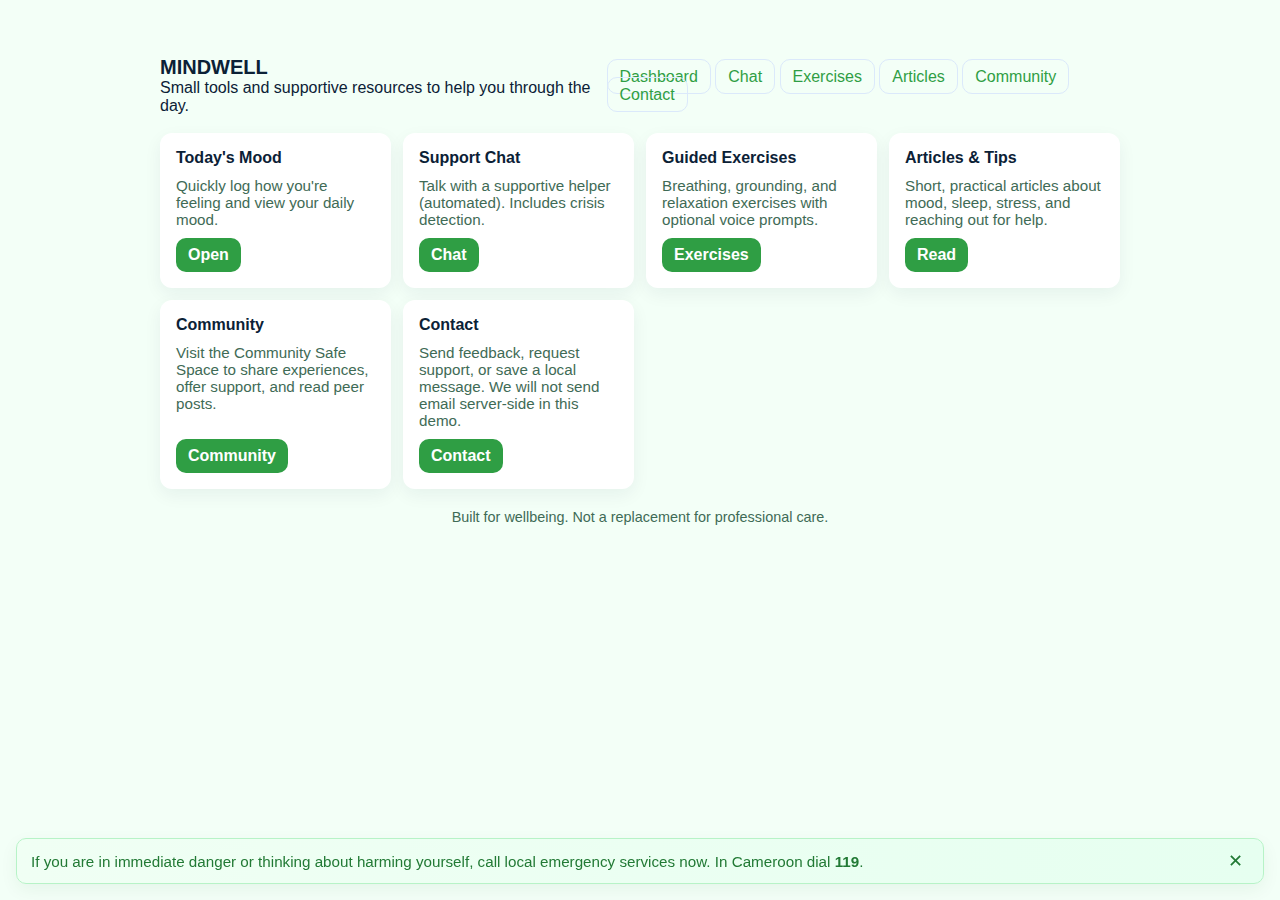
<file: Index.html>
<!doctype html>
<html lang="en">
<head>
  <meta charset="utf-8" />
  <meta name="viewport" content="width=device-width,initial-scale=1" />
  <title>MINDWELL — Home</title>
  <style>
    :root{--bg:#f3fff7;--card:#fff;--accent:#2f9e44;--accent-600:#227a35;--muted:#3f6b56}
    body{font-family:Inter,Segoe UI,Roboto,Arial;margin:0;background:var(--bg);color:#0b2136}
    .wrap{max-width:960px;margin:36px auto;padding:20px}
    header{display:flex;justify-content:space-between;align-items:center;gap:12px}
    h1{font-size:1.25rem;margin:0}
    p.lead{color:var(--muted);margin:8px 0 18px 0}
    .grid{display:grid;grid-template-columns:repeat(auto-fit,minmax(200px,1fr));gap:12px}
    .card{background:var(--card);padding:16px;border-radius:12px;box-shadow:0 6px 18px rgba(13,38,76,0.06);display:flex;flex-direction:column;gap:10px;min-height:120px}
    .card h3{margin:0;font-size:1rem}
    .card p{margin:0;color:var(--muted);font-size:0.95rem}
    .actions{display:flex;gap:8px;margin-top:auto}
    a.btn{display:inline-block;padding:8px 12px;border-radius:10px;text-decoration:none;color:#fff;background:var(--accent);font-weight:600}
    a.ghost{background:transparent;color:var(--accent);border:1px solid #dbe9fb;padding:8px 12px;border-radius:10px;text-decoration:none}
    footer{margin-top:20px;color:var(--muted);font-size:0.9rem;text-align:center}

    /* Crisis support footer */
    .crisis-footer{
      position:fixed;left:16px;right:16px;bottom:16px;
      background:linear-gradient(90deg,#f0fff4,#e6fff0);
      border:1px solid #b7f3c7;color:var(--accent-600);padding:12px 14px;border-radius:10px;
      box-shadow:0 6px 18px rgba(15,80,40,0.06);display:flex;gap:12px;align-items:center;z-index:9999;font-size:0.95rem;
    }
    .crisis-footer a{ color:var(--accent-600); font-weight:600; text-decoration:underline; }
    .crisis-close{ margin-left:auto; background:transparent; border:0; font-size:18px; line-height:1; cursor:pointer; color:var(--accent-600); }
    @media (max-width:520px){ .crisis-footer{left:10px;right:10px;bottom:10px;font-size:0.9rem} }
  </style>
</head>
<body>
  <div class="wrap">
    <header>
      <div>
        <h1>MINDWELL</h1>
        <div class="lead">Small tools and supportive resources to help you through the day.</div>
      </div>
      <nav aria-label="Primary">
        <a class="ghost" href="dashboard.html">Dashboard</a>
        <a class="ghost" href="chat.html">Chat</a>
        <a class="ghost" href="exercises.html">Exercises</a>
        <a class="ghost" href="articles.html">Articles</a>
        <a class="ghost" href="community.html">Community</a>
        <a class="ghost" href="contact.html">Contact</a>
      </nav>
    </header>

    <main style="margin-top:18px">
      <div class="grid" role="list">
        <section class="card" role="listitem" aria-labelledby="dashTitle">
          <h3 id="dashTitle">Today's Mood</h3>
          <p>Quickly log how you're feeling and view your daily mood.</p>
          <div class="actions"><a class="btn" href="dashboard.html">Open</a></div>
        </section>

        <section class="card" role="listitem" aria-labelledby="chatTitle">
          <h3 id="chatTitle">Support Chat</h3>
          <p>Talk with a supportive helper (automated). Includes crisis detection.</p>
          <div class="actions"><a class="btn" href="chat.html">Chat</a></div>
        </section>

        <section class="card" role="listitem" aria-labelledby="exTitle">
          <h3 id="exTitle">Guided Exercises</h3>
          <p>Breathing, grounding, and relaxation exercises with optional voice prompts.</p>
          <div class="actions"><a class="btn" href="exercises.html">Exercises</a></div>
        </section>

        <section class="card" role="listitem" aria-labelledby="artTitle">
          <h3 id="artTitle">Articles & Tips</h3>
          <p>Short, practical articles about mood, sleep, stress, and reaching out for help.</p>
          <div class="actions"><a class="btn" href="articles.html">Read</a></div>
        </section>

        <section class="card" role="listitem" aria-labelledby="communityIndexTitle">
          <h3 id="communityIndexTitle">Community</h3>
          <p>Visit the Community Safe Space to share experiences, offer support, and read peer posts.</p>
          <div class="actions"><a class="btn" href="community.html">Community</a></div>
        </section>

        <section class="card" role="listitem" aria-labelledby="contactTitle">
          <h3 id="contactTitle">Contact</h3>
          <p>Send feedback, request support, or save a local message. We will not send email server-side in this demo.</p>
          <div class="actions"><a class="btn" href="contact.html">Contact</a></div>
        </section>
      </div>
    </main>

    <footer>
      Built for wellbeing. Not a replacement for professional care.
    </footer>
  </div>

  <!-- Crisis support footer -->
  <div class="crisis-footer" role="contentinfo" aria-live="polite">
    <div>
      If you are in immediate danger or thinking about harming yourself, call local emergency services now.
      In Cameroon dial <strong>119</strong>.
    </div>
    <button id="crisisClose" class="crisis-close" aria-label="Dismiss crisis support">✕</button>
  </div>

  <script src="motiv.js" defer></script>
  <script>
    (function(){
      const KEY = 'mh_crisis_hidden_until';
      const el = document.querySelector('.crisis-footer');
      const close = document.getElementById('crisisClose');
      const hiddenUntil = Number(localStorage.getItem(KEY) || 0);
      if (hiddenUntil > Date.now()) el.style.display = 'none';
      close.addEventListener('click', () => {
        el.style.display = 'none';
        localStorage.setItem(KEY, String(Date.now() + 24*60*60*1000));
      });
    })();
    // optional: show a motivational toast on load if not snoozed
    (function(){
      try {
        const snooze = Number(localStorage.getItem('mh_motiv_snooze') || 0);
        if (Date.now() > snooze && window.motiv) window.motiv.show();
      } catch(e){}
    })();
  </script>
</body>
</html>
</file>
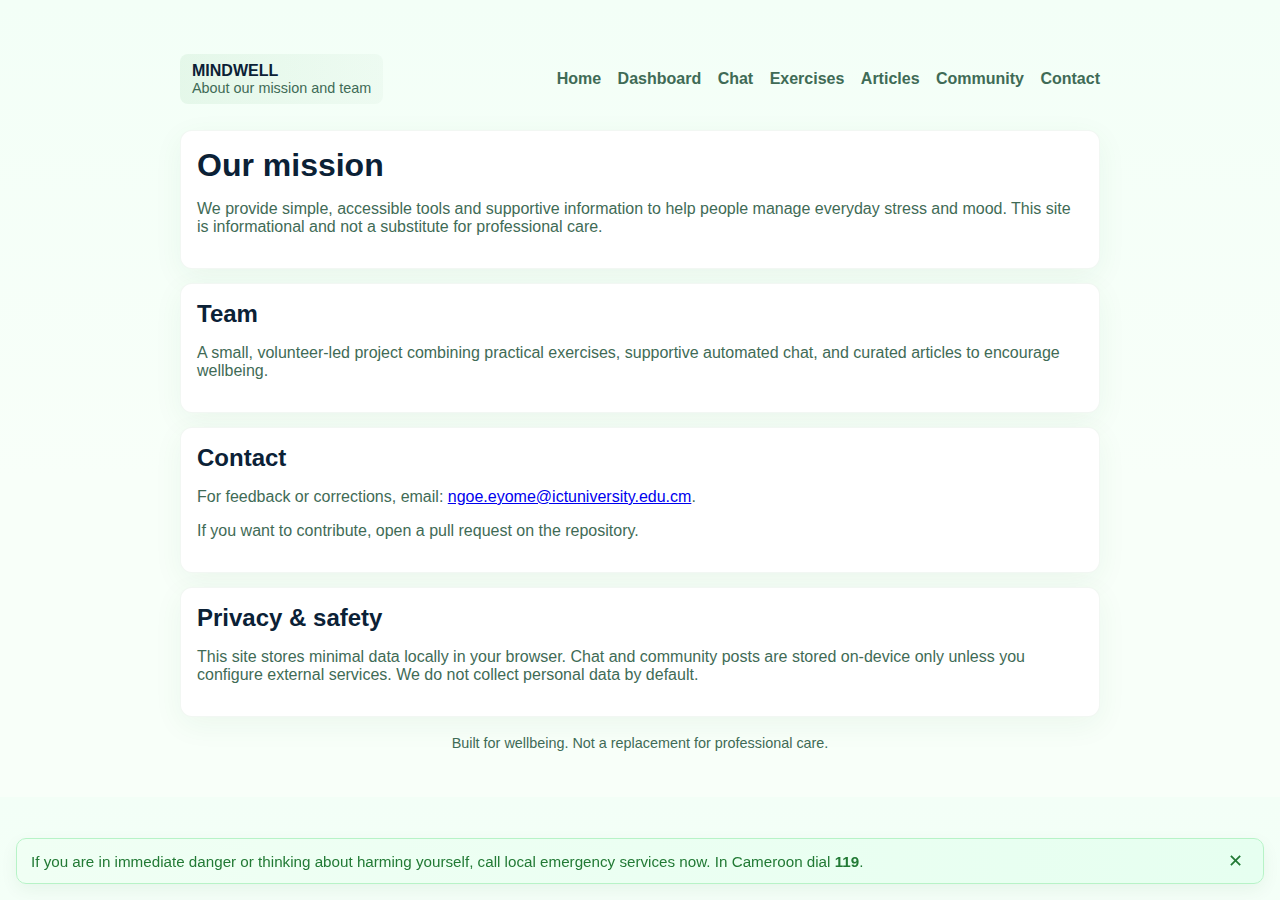
<file: about.html>
<!doctype html>
<html lang="en">
<head>
  <meta charset="utf-8" />
  <meta name="viewport" content="width=device-width,initial-scale=1" />
  <title>About — MINDWELL</title>
  <style>
    :root{--bg:#f3fff7;--card:#fff;--accent:#2f9e44;--accent-600:#227a35;--muted:#3f6b56;--glass:rgba(34,122,53,0.06)}
    body{font-family:Inter,Segoe UI,Roboto,Arial;margin:0;background:linear-gradient(180deg,var(--bg),#f8fff9 60%);color:#0b2136}
    .wrap{max-width:920px;margin:28px auto;padding:18px}
    header{display:flex;justify-content:space-between;align-items:center;padding:8px 0}
    .brand{display:flex;flex-direction:column;background:linear-gradient(90deg,rgba(47,158,68,0.08),rgba(34,122,53,0.03));padding:8px 12px;border-radius:8px}
    nav a{color:var(--muted);text-decoration:none;margin-left:12px;font-weight:600}
    nav a.active{color:var(--accent-600)}
    main{margin-top:18px;display:grid;grid-template-columns:1fr;gap:14px}
    .card{background:var(--card);border-radius:12px;padding:16px;box-shadow:0 8px 30px var(--glass);border:1px solid rgba(34,122,53,0.06)}
    h1,h2,h3{margin:0 0 8px 0}
    p{color:#224b35}
    .muted{color:var(--muted)}
    footer.site{margin-top:18px;color:var(--muted);font-size:0.9rem;text-align:center}
    .crisis-footer{
      position:fixed;left:16px;right:16px;bottom:16px;
      background:linear-gradient(90deg,#f0fff4,#e6fff0);
      border:1px solid #b7f3c7;color:var(--accent-600);padding:12px 14px;border-radius:10px;
      box-shadow:0 6px 18px rgba(15,80,40,0.06);display:flex;gap:12px;align-items:center;z-index:9999;font-size:0.95rem;
    }
    .crisis-footer a{ color:var(--accent-600); font-weight:600; text-decoration:underline; }
    .crisis-close{ margin-left:auto; background:transparent; border:0; font-size:18px; line-height:1; cursor:pointer; color:var(--accent-600); }
    @media (max-width:820px){ .wrap{padding:12px} }
  </style>
</head>
<body>
  <div class="wrap">
    <header>
      <div class="brand" aria-hidden="false">
        <a href="index.html" style="text-decoration:none;color:inherit"><strong>MINDWELL</strong></a>
        <div class="muted" style="font-size:0.9rem">About our mission and team</div>
      </div>

      <nav aria-label="Primary">
        <a href="index.html">Home</a>
        <a href="dashboard.html">Dashboard</a>
        <a href="chat.html">Chat</a>
        <a href="exercises.html">Exercises</a>
        <a href="articles.html">Articles</a>
        <a href="community.html">Community</a>
        <a href="contact.html">Contact</a>
      </nav>
    </header>

    <main>
      <section class="card" aria-labelledby="mission">
        <h1 id="mission">Our mission</h1>
        <p class="muted">We provide simple, accessible tools and supportive information to help people manage everyday stress and mood. This site is informational and not a substitute for professional care.</p>
      </section>

      <section class="card" aria-labelledby="team">
        <h2 id="team">Team</h2>
        <p class="muted">A small, volunteer-led project combining practical exercises, supportive automated chat, and curated articles to encourage wellbeing.</p>
      </section>

      <section class="card" aria-labelledby="contact">
        <h2 id="contact">Contact</h2>
        <p class="muted">For feedback or corrections, email: <a href="mailto:ngoe.eyome@ictuniversity.edu.cm">ngoe.eyome@ictuniversity.edu.cm</a>.</p>
        <p class="muted">If you want to contribute, open a pull request on the repository.</p>
      </section>

      <section class="card" aria-labelledby="privacy">
        <h2 id="privacy">Privacy & safety</h2>
        <p class="muted">This site stores minimal data locally in your browser. Chat and community posts are stored on-device only unless you configure external services. We do not collect personal data by default.</p>
      </section>
    </main>

    <footer class="site">Built for wellbeing. Not a replacement for professional care.</footer>
  </div>

  <div class="crisis-footer" role="contentinfo" aria-live="polite">
    <div>
      If you are in immediate danger or thinking about harming yourself, call local emergency services now. In Cameroon dial <strong>119</strong>.
    </div>
    <button id="crisisClose" class="crisis-close" aria-label="Dismiss crisis support">✕</button>
  </div>

  <script src="motiv.js" defer></script>
  <script>
    (function(){
      const KEY = 'mh_crisis_hidden_until';
      const el = document.querySelector('.crisis-footer');
      if (!el) return;
      const close = document.getElementById('crisisClose');
      const hiddenUntil = Number(localStorage.getItem(KEY) || 0);
      if (hiddenUntil > Date.now()) el.style.display = 'none';
      close.addEventListener('click', () => {
        el.style.display = 'none';
        localStorage.setItem(KEY, String(Date.now() + 24*60*60*1000));
      });
    })();
  </script>
</body>
</html>
</file>
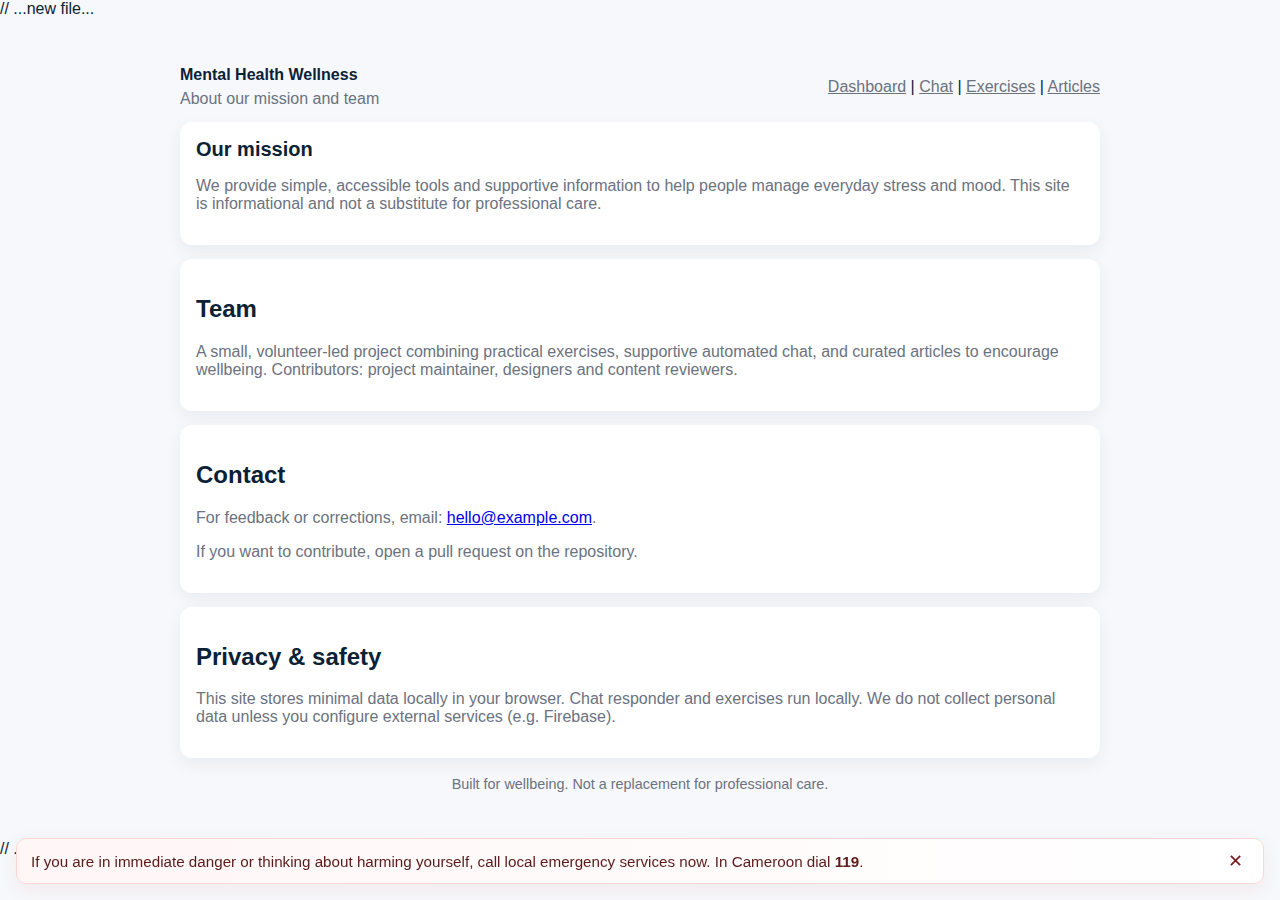
<file: aout.html>
// ...new file...
<!doctype html>
<html lang="en">
<head>
  <meta charset="utf-8" />
  <meta name="viewport" content="width=device-width,initial-scale=1" />
  <title>About — Mental Health Wellness</title>
  <style>
    :root{--bg:#f6f8fb;--card:#fff;--accent:#5b9bd5;--muted:#6b7280}
    body{font-family:Inter,Segoe UI,Roboto,Arial;margin:0;background:var(--bg);color:#0b2136}
    .wrap{max-width:920px;margin:28px auto;padding:20px}
    header{display:flex;justify-content:space-between;align-items:center;gap:12px}
    h1{font-size:1.25rem;margin:0}
    .lead{color:var(--muted);margin-top:6px}
    .card{background:var(--card);padding:16px;border-radius:12px;box-shadow:0 6px 18px rgba(13,38,76,0.06);margin-top:14px}
    .muted{color:var(--muted)}
    a.btn{display:inline-block;padding:8px 12px;border-radius:10px;text-decoration:none;color:#fff;background:var(--accent)}
    footer{margin-top:18px;color:var(--muted);font-size:0.9rem;text-align:center}

    /* Crisis support footer */
    .crisis-footer{position:fixed;left:16px;right:16px;bottom:16px;background:linear-gradient(90deg,#fff6f6,#fff);border:1px solid #ffd6d6;color:#5b1b1b;padding:12px 14px;border-radius:10px;box-shadow:0 6px 18px rgba(200,80,80,0.08);display:flex;gap:12px;align-items:center;z-index:9999;font-size:0.95rem}
    .crisis-footer a{ color:#7a1b1b; font-weight:600; text-decoration:underline; }
    .crisis-close{ margin-left:auto; background:transparent; border:0; font-size:18px; line-height:1; cursor:pointer; color:#7a1b1b; }
    @media (max-width:520px){ .crisis-footer{left:10px;right:10px;bottom:10px;font-size:0.9rem} }
  </style>
</head>
<body>
  <div class="wrap">
    <header>
      <div>
        <a href="index.html" style="text-decoration:none;color:inherit"><strong>Mental Health Wellness</strong></a>
        <div class="lead">About our mission and team</div>
      </div>
      <nav aria-label="Primary">
        <a class="muted" href="dashboard.html">Dashboard</a> |
        <a class="muted" href="chat.html">Chat</a> |
        <a class="muted" href="exercises.html">Exercises</a> |
        <a class="muted" href="articles.html">Articles</a>
      </nav>
    </header>

    <section class="card" aria-labelledby="mission">
      <h1 id="mission">Our mission</h1>
      <p class="muted">We provide simple, accessible tools and supportive information to help people manage everyday stress and mood. This site is informational and not a substitute for professional care.</p>
    </section>

    <section class="card" aria-labelledby="team">
      <h2 id="team">Team</h2>
      <p class="muted">A small, volunteer-led project combining practical exercises, supportive automated chat, and curated articles to encourage wellbeing. Contributors: project maintainer, designers and content reviewers.</p>
    </section>

    <section class="card" aria-labelledby="contact">
      <h2 id="contact">Contact</h2>
      <p class="muted">For feedback or corrections, email: <a href="mailto:hello@example.com">hello@example.com</a>.</p>
      <p class="muted">If you want to contribute, open a pull request on the repository.</p>
    </section>

    <section class="card" aria-labelledby="privacy">
      <h2 id="privacy">Privacy & safety</h2>
      <p class="muted">This site stores minimal data locally in your browser. Chat responder and exercises run locally. We do not collect personal data unless you configure external services (e.g. Firebase).</p>
    </section>

    <footer>
      Built for wellbeing. Not a replacement for professional care.
    </footer>
  </div>

  <!-- Crisis support footer -->
  <div class="crisis-footer" role="contentinfo" aria-live="polite">
    <div>
      If you are in immediate danger or thinking about harming yourself, call local emergency services now. In Cameroon dial <strong>119</strong>.
    </div>
    <button id="crisisClose" class="crisis-close" aria-label="Dismiss crisis support">✕</button>
  </div>

  <script src="motiv.js" defer></script>
  <script>
    (function(){
      const KEY = 'mh_crisis_hidden_until';
      const el = document.querySelector('.crisis-footer');
      const close = document.getElementById('crisisClose');
      const hiddenUntil = Number(localStorage.getItem(KEY) || 0);
      if (hiddenUntil > Date.now()) el.style.display = 'none';
      close.addEventListener('click', () => {
        el.style.display = 'none';
        localStorage.setItem(KEY, String(Date.now() + 24*60*60*1000));
      });
    })();
  </script>
</body>
</html>
// ...new file...
</file>
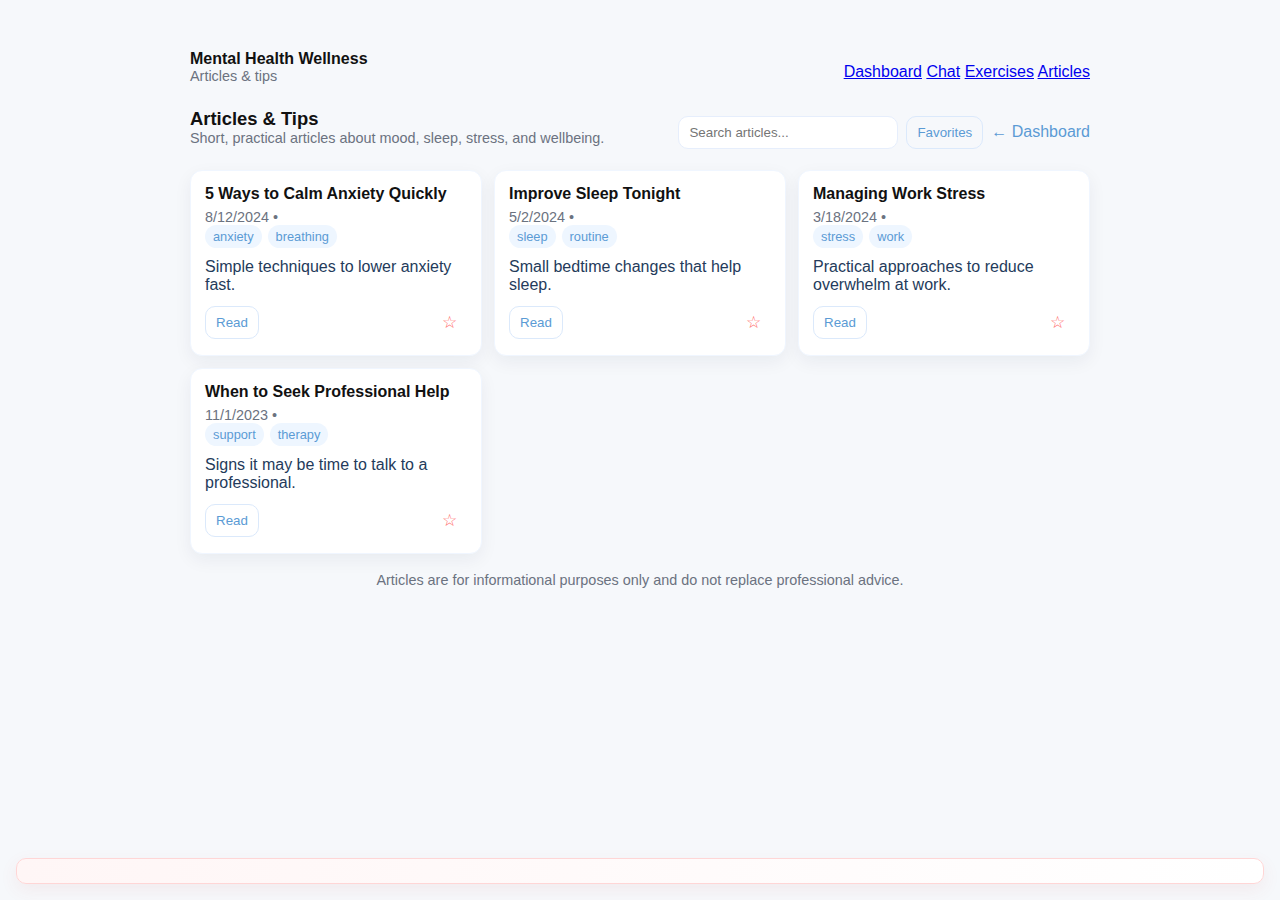
<file: articles.html>
<!doctype html>
<html lang="en">
<head>
  <meta charset="utf-8" />
  <meta name="viewport" content="width=device-width,initial-scale=1" />
  <title>Articles — Mental Health</title>
  <style>
    :root{--bg:#f6f8fb;--card:#fff;--accent:#5b9bd5;--muted:#6b7280}
    body{font-family:Inter,Segoe UI,Roboto,Arial;margin:0;background:var(--bg);color:#111}
    .container{max-width:900px;margin:32px auto;padding:18px}
    header{display:flex;justify-content:space-between;align-items:center;gap:12px;margin-bottom:14px}
    h1{font-size:1.15rem;margin:0}
    .controls{display:flex;gap:8px;align-items:center}
    input[type="search"]{padding:8px 10px;border-radius:10px;border:1px solid #e6eefc;min-width:220px}
    .grid{display:grid;grid-template-columns:repeat(auto-fill,minmax(260px,1fr));gap:12px;margin-top:12px}
    .card{background:var(--card);border-radius:12px;padding:14px;box-shadow:0 6px 18px rgba(13,38,76,0.06);border:1px solid #f0f6ff}
    .title{font-weight:700;margin-bottom:6px}
    .meta{color:var(--muted);font-size:0.9rem;margin-bottom:10px}
    .excerpt{color:#243b5b;margin-bottom:10px}
    button{padding:8px 10px;border-radius:10px;border:0;background:var(--accent);color:#fff;cursor:pointer}
    button.ghost{background:transparent;color:var(--accent);border:1px solid #dbe9fb}
    .tags{display:flex;gap:6px;flex-wrap:wrap}
    .tag{background:#eef6ff;color:var(--accent);padding:4px 8px;border-radius:999px;font-size:0.8rem}
    .fav{background:transparent;border:0;color:#ff6b6b;font-size:1.05rem;cursor:pointer}
    .empty{color:var(--muted);text-align:center;padding:28px}
    /* modal */
    .modal-backdrop{position:fixed;inset:0;background:rgba(6,12,26,0.5);display:none;align-items:center;justify-content:center;padding:20px}
    .modal{background:#fff;padding:18px;border-radius:12px;max-width:760px;width:100%;max-height:90vh;overflow:auto}
    .modal h2{margin-top:0}
    footer{margin-top:18px;color:var(--muted);font-size:0.9rem;text-align:center}
    /* Crisis support footer */
    .crisis-footer{
      position:fixed;
      left:16px; right:16px; bottom:16px;
      background:linear-gradient(90deg,#fff6f6,#fff);
      border:1px solid #ffd6d6;
      color:#5b1b1b;
      padding:12px 14px;
      border-radius:10px;
      box-shadow:0 6px 18px rgba(200,80,80,0.08);
      display:flex;
      gap:12px;
      align-items:center;
      z-index:9999;
      font-size:0.95rem;
    }
    .crisis-footer a{ color:#7a1b1b; font-weight:600; text-decoration:underline; }
    .crisis-close{ margin-left:auto; background:transparent; border:0; font-size:18px; line-height:1; cursor:pointer; color:#7a1b1b; }
    @media (max-width:520px){ .crisis-footer{left:10px;right:10px;bottom:10px;font-size:0.9rem} }
  </style>
</head>
<body>
  <div class="container">
    <!-- Site header / global nav -->
    <header style="display:flex;justify-content:space-between;align-items:center;gap:12px;margin-bottom:14px">
      <div>
        <a href="index.html" style="text-decoration:none;color:inherit"><strong>Mental Health Wellness</strong></a>
        <div class="meta" style="color:var(--muted)">Articles & tips</div>
      </div>
      <nav aria-label="Primary">
        <a class="ghost" href="dashboard.html">Dashboard</a>
        <a class="ghost" href="chat.html">Chat</a>
        <a class="ghost" href="exercises.html">Exercises</a>
        <a class="ghost" href="articles.html">Articles</a>
      </nav>
    </header>

    <header>
      <div>
        <h1>Articles & Tips</h1>
        <div class="meta">Short, practical articles about mood, sleep, stress, and wellbeing.</div>
      </div>
      <div class="controls" role="search">
        <input id="search" type="search" placeholder="Search articles..." aria-label="Search articles">
        <button id="btnFav" class="ghost" title="Show favorites">Favorites</button>
        <a href="dashboard.html" class="small" style="color:var(--accent);text-decoration:none">← Dashboard</a>
      </div>
    </header>

    <main id="list" class="grid" aria-live="polite"></main>

    <div class="empty" id="emptyMsg" style="display:none">No articles found.</div>

    <footer>Articles are for informational purposes only and do not replace professional advice.</footer>
  </div>

  <!-- Article modal -->
  <div class="modal-backdrop" id="modalBackdrop" role="dialog" aria-modal="true" aria-hidden="true">
    <div class="modal" role="document">
      <h2 id="modTitle"></h2>
      <div class="meta" id="modMeta"></div>
      <article id="modBody" style="line-height:1.6;color:#243b5b"></article>
      <div style="margin-top:12px;display:flex;gap:8px;justify-content:flex-end">
        <button id="modFav" class="ghost">☆ Save</button>
        <button id="modClose" class="ghost">Close</button>
      </div>
    </div>
  </div>

  <!-- Crisis support footer -->
  <div class="crisis-footer" role="contentinfo" aria-live="polite">
  </div>

  <script src="motiv.js" defer></script>
  <script>
    // sample articles — replace with your content or load from server
    const ARTICLES = [
      { id: 'a1', title: '5 Ways to Calm Anxiety Quickly', tags:['anxiety','breathing'], summary:'Simple techniques to lower anxiety fast.', body:`<p>When anxiety spikes try these quick strategies...</p><ol><li>Slow nasal breathing</li><li>Ground with your senses</li><li>Progressive muscle relaxation</li></ol>` , date:'2024-08-12' },
      { id: 'a2', title: 'Improve Sleep Tonight', tags:['sleep','routine'], summary:'Small bedtime changes that help sleep.', body:`<p>Good sleep routines are crucial. Try limiting screens, keeping a consistent bedtime, and relaxing breathing for 10 minutes before bed.</p>` , date:'2024-05-02' },
      { id: 'a3', title: 'Managing Work Stress', tags:['stress','work'], summary:'Practical approaches to reduce overwhelm at work.', body:`<p>Break tasks into small steps, set realistic boundaries, and practice micro-breaks during the day.</p>` , date:'2024-03-18' },
      { id: 'a4', title: 'When to Seek Professional Help', tags:['support','therapy'], summary:'Signs it may be time to talk to a professional.', body:`<p>If symptoms persist, worsen, or interfere with daily life, consider reaching out to a clinician or trusted service.</p>` , date:'2023-11-01' }
    ];

    const STORAGE_FAV = 'mh_favorites';
    const listEl = document.getElementById('list');
    const emptyMsg = document.getElementById('emptyMsg');
    const search = document.getElementById('search');
    const btnFav = document.getElementById('btnFav');
    const modalBackdrop = document.getElementById('modalBackdrop');
    const modTitle = document.getElementById('modTitle');
    const modMeta = document.getElementById('modMeta');
    const modBody = document.getElementById('modBody');
    const modFav = document.getElementById('modFav');
    const modClose = document.getElementById('modClose');

    function loadFavs(){ try { return JSON.parse(localStorage.getItem(STORAGE_FAV) || '[]'); } catch(e){ return []; } }
    function saveFavs(arr){ localStorage.setItem(STORAGE_FAV, JSON.stringify(arr)); }

    function isFav(id){ return loadFavs().includes(id); }
    function toggleFav(id){
      const cur = loadFavs();
      const i = cur.indexOf(id);
      if (i >= 0) cur.splice(i,1);
      else cur.push(id);
      saveFavs(cur);
      renderList(currentFilter, showOnlyFavs);
    }

    // render article card
    function renderCard(a){
      const card = document.createElement('div');
      card.className = 'card';
      card.innerHTML = `
        <div class="title">${a.title}</div>
        <div class="meta">${new Date(a.date).toLocaleDateString()} • <span class="tags">${a.tags.map(t=>`<span class="tag">${t}</span>`).join('')}</span></div>
        <div class="excerpt">${a.summary}</div>
        <div style="display:flex;gap:8px;justify-content:space-between;align-items:center">
          <div>
            <button class="ghost btnRead" data-id="${a.id}">Read</button>
          </div>
          <div>
            <button class="fav" data-id="${a.id}" title="Save to favorites">${ isFav(a.id) ? '★' : '☆' }</button>
          </div>
        </div>
      `;
      // wire buttons
      card.querySelector('.btnRead').addEventListener('click', () => openArticle(a.id));
      card.querySelector('.fav').addEventListener('click', (e) => { toggleFav(a.id); });
      return card;
    }

    let currentFilter = '';
    let showOnlyFavs = false;

    function renderList(q = '', favOnly = false){
      currentFilter = q || '';
      showOnlyFavs = favOnly;
      listEl.innerHTML = '';
      const ql = (q||'').trim().toLowerCase();
      const favs = loadFavs();
      const out = ARTICLES.filter(a=>{
        if (favOnly && !favs.includes(a.id)) return false;
        if (!ql) return true;
        return (a.title + ' ' + a.summary + ' ' + a.tags.join(' ')).toLowerCase().includes(ql);
      });
      if (!out.length){
        emptyMsg.style.display = '';
        listEl.style.display = 'none';
        return;
      }
      emptyMsg.style.display = 'none';
      listEl.style.display = 'grid';
      out.forEach(a => listEl.appendChild(renderCard(a)));
    }

    // open article modal
    function openArticle(id){
      const a = ARTICLES.find(x=>x.id===id);
      if (!a) return;
      modTitle.textContent = a.title;
      modMeta.textContent = `${new Date(a.date).toLocaleDateString()} • ${a.tags.join(', ')}`;
      modBody.innerHTML = a.body;
      modFav.textContent = isFav(a.id) ? '★ Saved' : '☆ Save';
      modFav.dataset.id = a.id;
      modalBackdrop.style.display = 'flex';
      modalBackdrop.setAttribute('aria-hidden','false');
    }

    function closeModal(){ modalBackdrop.style.display = 'none'; modalBackdrop.setAttribute('aria-hidden','true'); }

    // wire controls
    search.addEventListener('input', (e) => renderList(e.target.value, showOnlyFavs));
    btnFav.addEventListener('click', () => { showOnlyFavs = !showOnlyFavs; btnFav.textContent = showOnlyFavs ? 'All' : 'Favorites'; renderList(currentFilter, showOnlyFavs); });
    modClose.addEventListener('click', closeModal);
    modFav.addEventListener('click', (e) => { toggleFav(e.currentTarget.dataset.id); modFav.textContent = isFav(e.currentTarget.dataset.id) ? '★ Saved' : '☆ Save'; });

    // close modal on backdrop click or Esc
    modalBackdrop.addEventListener('click', (e) => { if (e.target === modalBackdrop) closeModal(); });
    document.addEventListener('keydown', (e) => { if (e.key === 'Escape') closeModal(); });

    // init
    renderList();

    (function(){
      const KEY = 'mh_crisis_hidden_until';
      const el = document.querySelector('.crisis-footer');
      if (!el) return;
      const close = document.getElementById('crisisClose');
      const hiddenUntil = Number(localStorage.getItem(KEY) || 0);
      if (hiddenUntil > Date.now()) el.style.display = 'none';
      close.addEventListener('click', () => {
        el.style.display = 'none';
        localStorage.setItem(KEY, String(Date.now() + 24*60*60*1000));
      });
    })();
  </script>
</body>
</html>
</file>
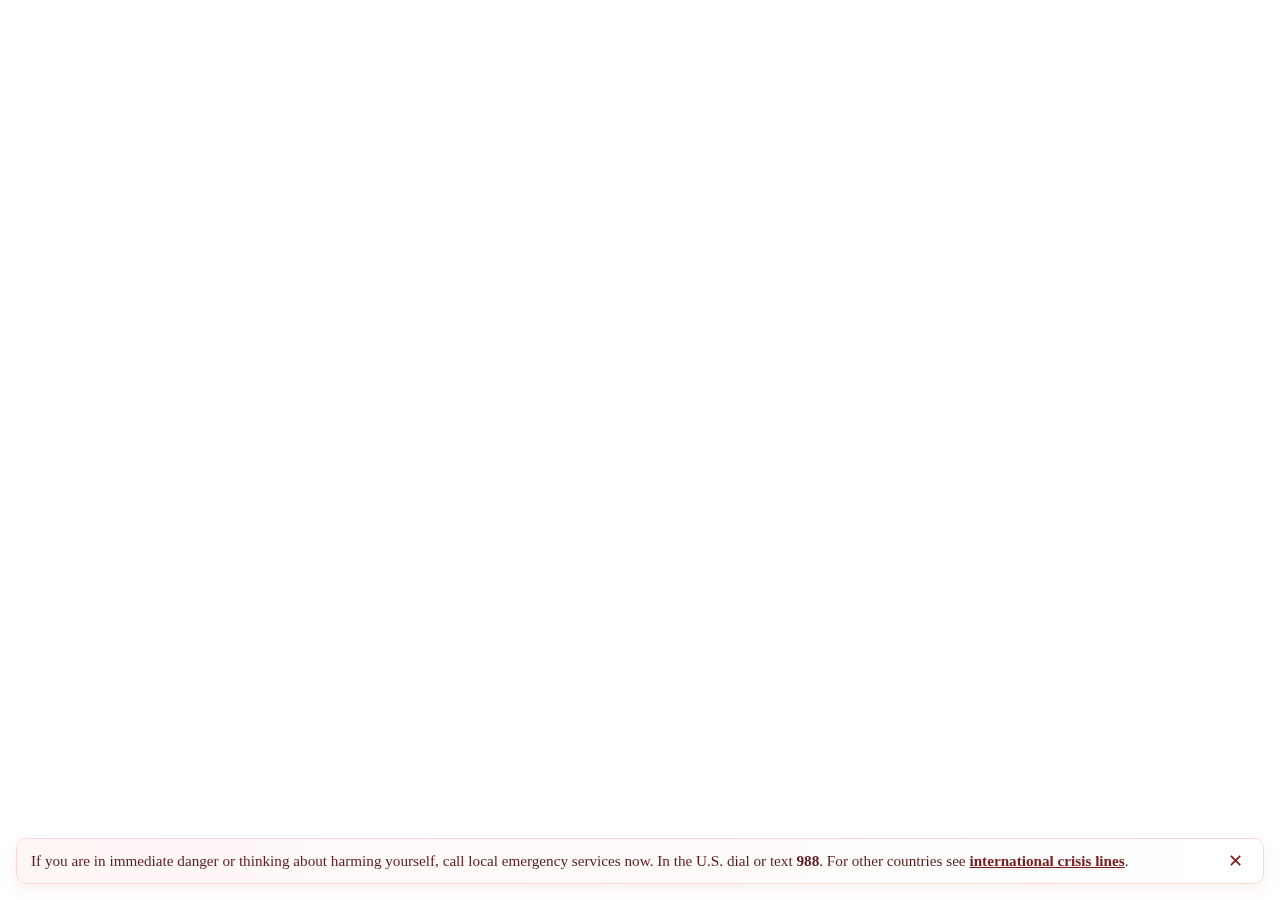
<file: chat.html>
<!DOCTYPE html>
<html lang="en">
<head>
  <meta charset="UTF-8">
  <meta name="viewport" content="width=device-width, initial-scale=1.0">
  <title>Your Document Title</title>
  <style>
    /* ...existing styles... */

    /* Crisis support footer */
    .crisis-footer{
      position:fixed;
      left:16px; right:16px; bottom:16px;
      background:linear-gradient(90deg,#fff6f6,#fff);
      border:1px solid #ffd6d6;
      color:#5b1b1b;
      padding:12px 14px;
      border-radius:10px;
      box-shadow:0 6px 18px rgba(200,80,80,0.08);
      display:flex;
      gap:12px;
      align-items:center;
      z-index:9999;
      font-size:0.95rem;
    }
    .crisis-footer a{ color:#7a1b1b; font-weight:600; text-decoration:underline; }
    .crisis-close{ margin-left:auto; background:transparent; border:0; font-size:18px; line-height:1; cursor:pointer; color:#7a1b1b; }
    @media (max-width:520px){ .crisis-footer{left:10px;right:10px;bottom:10px;font-size:0.9rem} }
  </style>
</head>
<body>
  <!-- ...existing content... -->

  <!-- Crisis support footer -->
  <div class="crisis-footer" role="contentinfo" aria-live="polite">
    <div>
      If you are in immediate danger or thinking about harming yourself, call local emergency services now.
      In the U.S. dial or text <strong>988</strong>. For other countries see
      <a href="https://www.opencounseling.com/suicide-hotlines" target="_blank" rel="noopener">international crisis lines</a>.
    </div>
    <button id="crisisClose" class="crisis-close" aria-label="Dismiss crisis support">✕</button>
  </div>

  <script>
    // ...existing chat script...

    (function(){
      const KEY = 'mh_crisis_hidden_until';
      const el = document.querySelector('.crisis-footer');
      if (!el) return;
      const close = document.getElementById('crisisClose');
      const hiddenUntil = Number(localStorage.getItem(KEY) || 0);
      if (hiddenUntil > Date.now()) el.style.display = 'none';
      close.addEventListener('click', () => {
        el.style.display = 'none';
        localStorage.setItem(KEY, String(Date.now() + 24*60*60*1000));
      });
    })();
  </script>
</body>
</html>
</file>
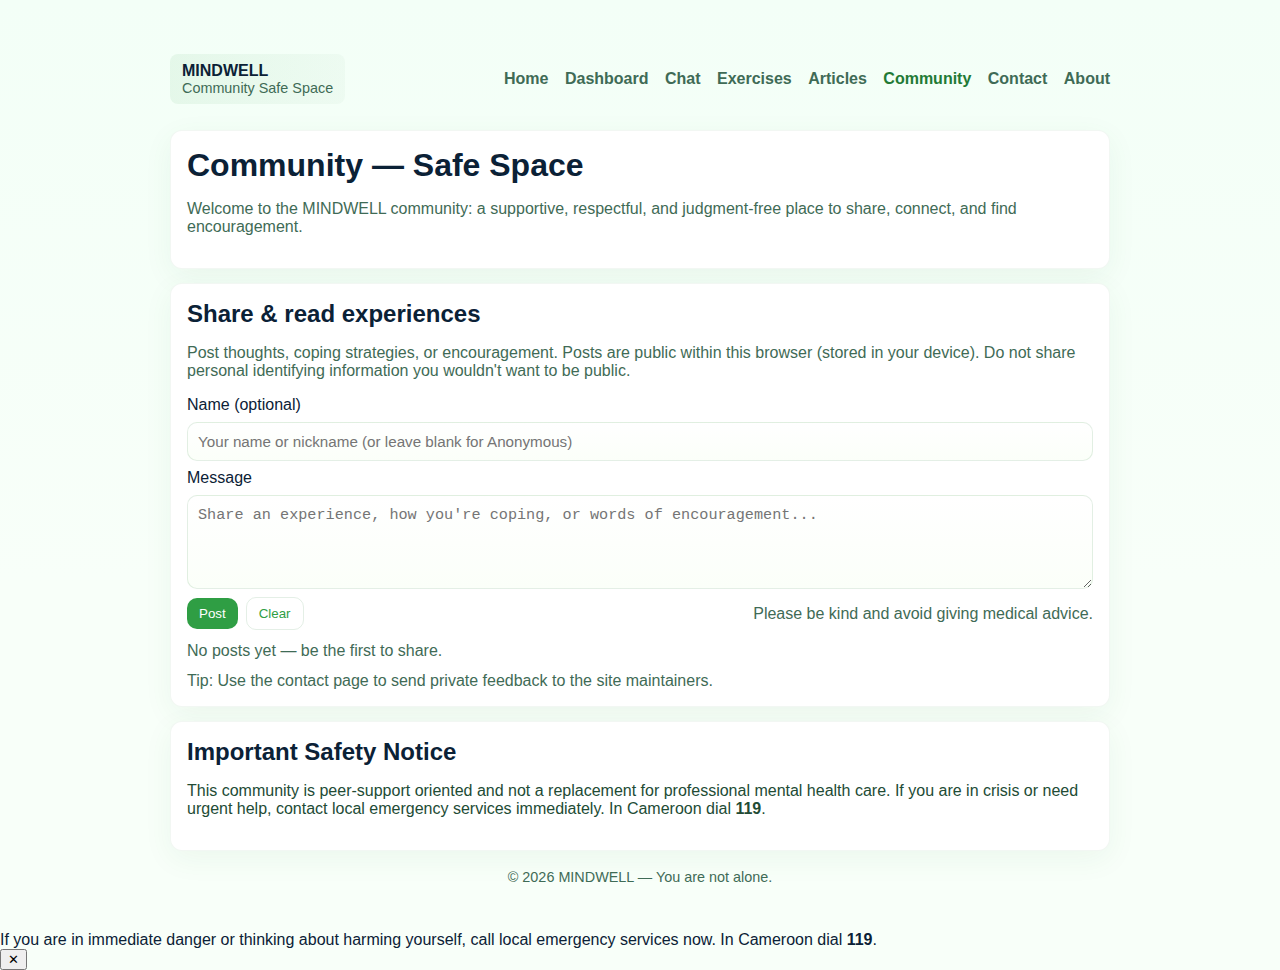
<file: community.html>
<!doctype html>
<html lang="en">
<head>
  <meta charset="utf-8" />
  <meta name="viewport" content="width=device-width,initial-scale=1" />
  <title>Community — MINDWELL</title>
  <style>
    :root{--bg:#f3fff7;--card:#fff;--accent:#2f9e44;--accent-600:#227a35;--muted:#3f6b56;--glass:rgba(34,122,53,0.06)}
    body{font-family:Inter,Segoe UI,Roboto,Arial;margin:0;background:linear-gradient(180deg,var(--bg),#f8fff9 60%);color:#0b2136}
    .wrap{max-width:940px;margin:28px auto;padding:18px}
    header{display:flex;justify-content:space-between;align-items:center;padding:8px 0}
    .brand{display:flex;flex-direction:column;background:linear-gradient(90deg,rgba(47,158,68,0.08),rgba(34,122,53,0.03));padding:8px 12px;border-radius:8px}
    nav a{color:var(--muted);text-decoration:none;margin-left:12px;font-weight:600}
    nav a.active{color:var(--accent-600)}
    main{margin-top:18px;display:grid;grid-template-columns:1fr;gap:14px}
    .card{background:var(--card);border-radius:12px;padding:16px;box-shadow:0 8px 30px var(--glass);border:1px solid rgba(34,122,53,0.06)}
    h1,h2,h3{margin:0 0 8px 0}
    p,li{color:#224b35}
    ul{margin:8px 0 0 18px;padding:0}
    .muted{color:var(--muted)}
    footer.site{margin-top:18px;color:var(--muted);font-size:0.9rem;text-align:center}

    /* community board */
    .board-form{display:flex;flex-direction:column;gap:8px}
    .board-form input[type="text"], .board-form textarea{
      padding:10px;border-radius:10px;border:1px solid rgba(34,122,53,0.12);background:linear-gradient(180deg,#fff,#fbfff9);
      resize:vertical;font-size:0.95rem;
    }
    .board-controls{display:flex;gap:8px;align-items:center}
    .btn{padding:8px 12px;border-radius:10px;border:0;background:var(--accent);color:#fff;cursor:pointer}
    .btn.ghost{background:transparent;border:1px solid rgba(34,122,53,0.12);color:var(--accent)}
    .posts{margin-top:12px;display:flex;flex-direction:column;gap:10px}
    .post{padding:12px;border-radius:10px;border:1px solid rgba(34,122,53,0.06);background:#fff;box-shadow:0 6px 18px rgba(34,122,53,0.03)}
    .post .meta{display:flex;gap:8px;align-items:center;font-size:0.9rem;color:var(--muted);margin-bottom:8px}
    .post .text{color:#163e29;white-space:pre-wrap}
    .post .actions{display:flex;gap:8px;margin-top:8px}
    .flagged{border-color:#ffd2d2;background:#fff7f7}
    .cw{font-weight:600;color:#774;display:inline-block;padding:4px 8px;border-radius:8px;background:#fff3f0;border:1px solid #f7d7d7}
    @media (max-width:820px){ .wrap{padding:12px} }
  </style>
</head>
<body>
  <div class="wrap">
    <header>
      <div class="brand" aria-hidden="false">
        <a href="index.html" style="text-decoration:none;color:inherit"><strong>MINDWELL</strong></a>
        <div class="muted" style="font-size:0.9rem">Community Safe Space</div>
      </div>

      <nav aria-label="Primary">
        <a href="index.html">Home</a>
        <a href="dashboard.html">Dashboard</a>
        <a href="chat.html">Chat</a>
        <a href="exercises.html">Exercises</a>
        <a href="articles.html">Articles</a>
        <a href="community.html" class="active">Community</a>
        <a href="contact.html">Contact</a>
        <a href="about.html">About</a>
      </nav>
    </header>

    <main>
      <section class="card" aria-labelledby="introTitle">
        <h1 id="introTitle">Community — Safe Space</h1>
        <p class="muted">Welcome to the MINDWELL community: a supportive, respectful, and judgment-free place to share, connect, and find encouragement.</p>
      </section>

      <section class="card" aria-labelledby="boardTitle">
        <h2 id="boardTitle">Share & read experiences</h2>
        <p class="muted">Post thoughts, coping strategies, or encouragement. Posts are public within this browser (stored in your device). Do not share personal identifying information you wouldn't want to be public.</p>

        <form id="boardForm" class="board-form" autocomplete="off" onsubmit="return false;">
          <label class="small">Name (optional)</label>
          <input id="posterName" type="text" placeholder="Your name or nickname (or leave blank for Anonymous)" maxlength="60" />

          <label class="small">Message</label>
          <textarea id="posterText" rows="4" placeholder="Share an experience, how you're coping, or words of encouragement..." maxlength="2000"></textarea>

          <div class="board-controls">
            <button id="btnPost" class="btn">Post</button>
            <button id="btnClearForm" class="btn ghost" type="button">Clear</button>
            <div style="margin-left:auto" class="muted">Please be kind and avoid giving medical advice.</div>
          </div>
        </form>

        <div id="posts" class="posts" aria-live="polite"></div>

        <div style="margin-top:12px" class="muted">Tip: Use the contact page to send private feedback to the site maintainers.</div>
      </section>

      <section class="card" aria-labelledby="safetyTitle">
        <h2 id="safetyTitle">Important Safety Notice</h2>
        <p>This community is peer-support oriented and not a replacement for professional mental health care. If you are in crisis or need urgent help, contact local emergency services immediately. In Cameroon dial <strong>119</strong>.</p>
      </section>
    </main>

    <footer class="site">
      © 2026 MINDWELL — You are not alone.
    </footer>
  </div>

  <!-- Crisis support footer -->
  <div class="crisis-footer" role="contentinfo" aria-live="polite">
    <div>
      If you are in immediate danger or thinking about harming yourself, call local emergency services now. In Cameroon dial <strong>119</strong>.
    </div>
    <button id="crisisClose" class="crisis-close" aria-label="Dismiss crisis support">✕</button>
  </div>

  <script>
    // Simple community board (client-only, stored in localStorage)
    const KEY = 'mh_community_posts_v1';
    const boardForm = document.getElementById('boardForm');
    const posterName = document.getElementById('posterName');
    const posterText = document.getElementById('posterText');
    const postsEl = document.getElementById('posts');
    const btnPost = document.getElementById('btnPost');
    const btnClearForm = document.getElementById('btnClearForm');

    function escapeHtml(s){
      return String(s)
        .replaceAll('&','&amp;')
        .replaceAll('<','&lt;')
        .replaceAll('>','&gt;')
        .replaceAll('"','&quot;')
        .replaceAll("'",'&#39;');
    }

    function loadPosts(){
      try { return JSON.parse(localStorage.getItem(KEY) || '[]'); }
      catch(e){ return []; }
    }
    function savePosts(arr){ localStorage.setItem(KEY, JSON.stringify(arr)); }

    function hasCrisisKeyword(text){
      const t = (text||'').toLowerCase();
      const keywords = ['suicide','kill myself','die','want to die','self-harm','hurt myself','end my life'];
      return keywords.some(k => t.includes(k));
    }

    function renderPosts(){
      const arr = loadPosts();
      postsEl.innerHTML = '';
      if (!arr.length) { postsEl.innerHTML = '<div class="muted">No posts yet — be the first to share.</div>'; return; }
      arr.forEach((p, idx) => {
        const div = document.createElement('div');
        div.className = 'post' + (p.flagged ? ' flagged' : '');
        const meta = document.createElement('div');
        meta.className = 'meta';
        const who = document.createElement('strong');
        who.textContent = p.name ? p.name : 'Anonymous';
        const time = document.createElement('span');
        time.textContent = ' • ' + new Date(p.ts).toLocaleString();
        meta.appendChild(who);
        meta.appendChild(time);
        if (p.cw) {
          const cw = document.createElement('span');
          cw.className = 'cw';
          cw.textContent = 'Content warning';
          meta.appendChild(cw);
        }
        const text = document.createElement('div');
        text.className = 'text';
        text.innerHTML = escapeHtml(p.text);
        const actions = document.createElement('div');
        actions.className = 'actions';
        const btnFlag = document.createElement('button');
        btnFlag.className = 'btn ghost';
        btnFlag.textContent = p.flagged ? 'Unflag' : 'Flag';
        btnFlag.addEventListener('click', () => {
          toggleFlag(idx);
        });
        // allow local delete of own message via confirm (no auth here)
        const btnDelete = document.createElement('button');
        btnDelete.className = 'btn ghost';
        btnDelete.textContent = 'Delete';
        btnDelete.addEventListener('click', () => {
          if (!confirm('Delete this post from this browser?')) return;
          deletePost(idx);
        });
        actions.appendChild(btnFlag);
        actions.appendChild(btnDelete);

        div.appendChild(meta);
        div.appendChild(text);
        div.appendChild(actions);
        postsEl.appendChild(div);
      });
      postsEl.scrollIntoView({behavior:'smooth', block:'end'});
    }

    function addPost(name, text){
      const trimmed = (text || '').trim();
      if (!trimmed) return { ok:false, msg:'Message cannot be empty.' };
      const posts = loadPosts();
      const newPost = {
        name: name ? name.trim().substring(0,60) : '',
        text: trimmed.substring(0,2000),
        ts: Date.now(),
        flagged: false,
        cw: hasCrisisKeyword(trimmed)
      };
      posts.unshift(newPost);
      savePosts(posts.slice(0,500)); // keep latest 500
      renderPosts();
      return { ok:true };
    }

    function toggleFlag(i){
      const posts = loadPosts();
      if (!posts[i]) return;
      posts[i].flagged = !posts[i].flagged;
      savePosts(posts);
      renderPosts();
    }
    function deletePost(i){
      const posts = loadPosts();
      posts.splice(i,1);
      savePosts(posts);
      renderPosts();
    }

    btnPost.addEventListener('click', () => {
      const res = addPost(posterName.value, posterText.value);
      if (!res.ok) { alert(res.msg); return; }
      posterText.value = '';
      posterName.value = '';
    });
    btnClearForm.addEventListener('click', () => { posterName.value=''; posterText.value=''; });

    // initial render
    renderPosts();

    // show crisis footer behavior (existing pattern)
    (function(){
      const KEY2 = 'mh_crisis_hidden_until';
      const el = document.querySelector('.crisis-footer');
      if (!el) return;
      const close = document.getElementById('crisisClose');
      const hiddenUntil = Number(localStorage.getItem(KEY2) || 0);
      if (hiddenUntil > Date.now()) el.style.display = 'none';
      close.addEventListener('click', () => {
        el.style.display = 'none';
        localStorage.setItem(KEY2, String(Date.now() + 24*60*60*1000));
      });
    })();
  </script>
</body>
</html>
</file>
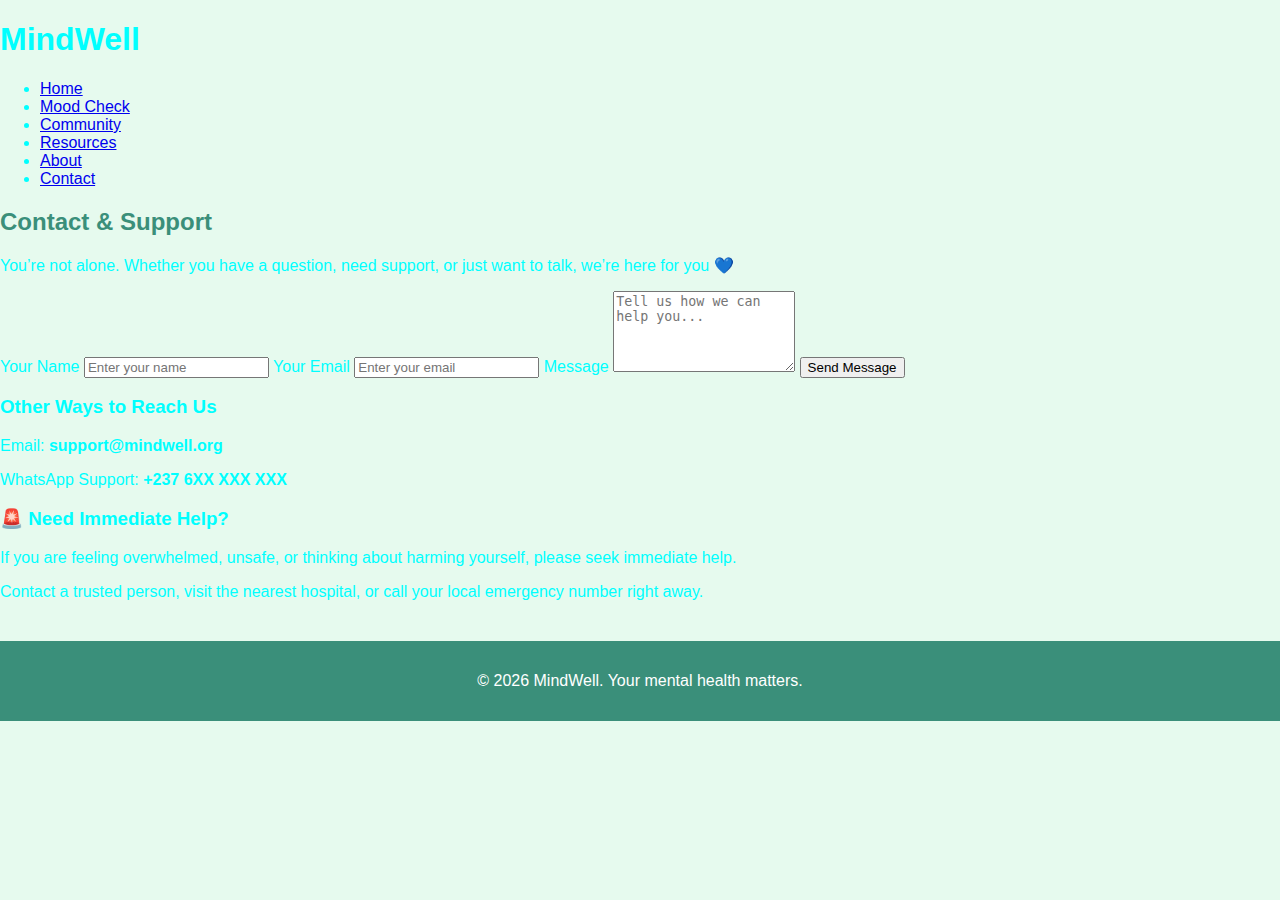
<file: contact.html>
<!DOCTYPE html>
<html lang="en">
<head>
  <meta charset="UTF-8" />
  <meta name="viewport" content="width=device-width, initial-scale=1.0"/>
  <title>Contact & Support | MindWell</title>
  <link rel="stylesheet" href="style.css">
</head>
<body>

  <!-- Navigation -->
  <nav class="navbar">
    <h1 class="logo">MindWell</h1>
    <ul class="nav-links">
      <li><a href="index.html">Home</a></li>
      <li><a href="mood.html">Mood Check</a></li>
      <li><a href="community.html">Community</a></li>
      <li><a href="resources.html">Resources</a></li>
      <li><a href="about.html">About</a></li>
      <li><a href="contact.html" class="active">Contact</a></li>
    </ul>
  </nav>

  <!-- Contact Section -->
  <section class="contact-section">
    <h2>Contact & Support</h2>
    <p class="contact-intro">
      You’re not alone. Whether you have a question, need support, or just want to talk,
      we’re here for you 💙
    </p>

    <!-- Contact Form -->
    <form class="contact-form">
      <label for="name">Your Name</label>
      <input type="text" id="name" placeholder="Enter your name" required>

      <label for="email">Your Email</label>
      <input type="email" id="email" placeholder="Enter your email" required>

      <label for="message">Message</label>
      <textarea id="message" rows="5" placeholder="Tell us how we can help you..." required></textarea>

      <button type="submit">Send Message</button>
    </form>

    <!-- Support Info -->
    <div class="support-info">
      <h3>Other Ways to Reach Us</h3>
      <p>Email: <strong>support@mindwell.org</strong></p>
      <p>WhatsApp Support: <strong>+237 6XX XXX XXX</strong></p>
    </div>

    <!-- Emergency Notice -->
    <div class="emergency-box">
      <h3>🚨 Need Immediate Help?</h3>
      <p>
        If you are feeling overwhelmed, unsafe, or thinking about harming yourself,
        please seek immediate help.
      </p>
      <p>
        Contact a trusted person, visit the nearest hospital,
        or call your local emergency number right away.
      </p>
    </div>
  </section>

  <!-- Footer -->
  <footer>
    <p>© 2026 MindWell. Your mental health matters.</p>
  </footer>

</body>
</html>
</file>
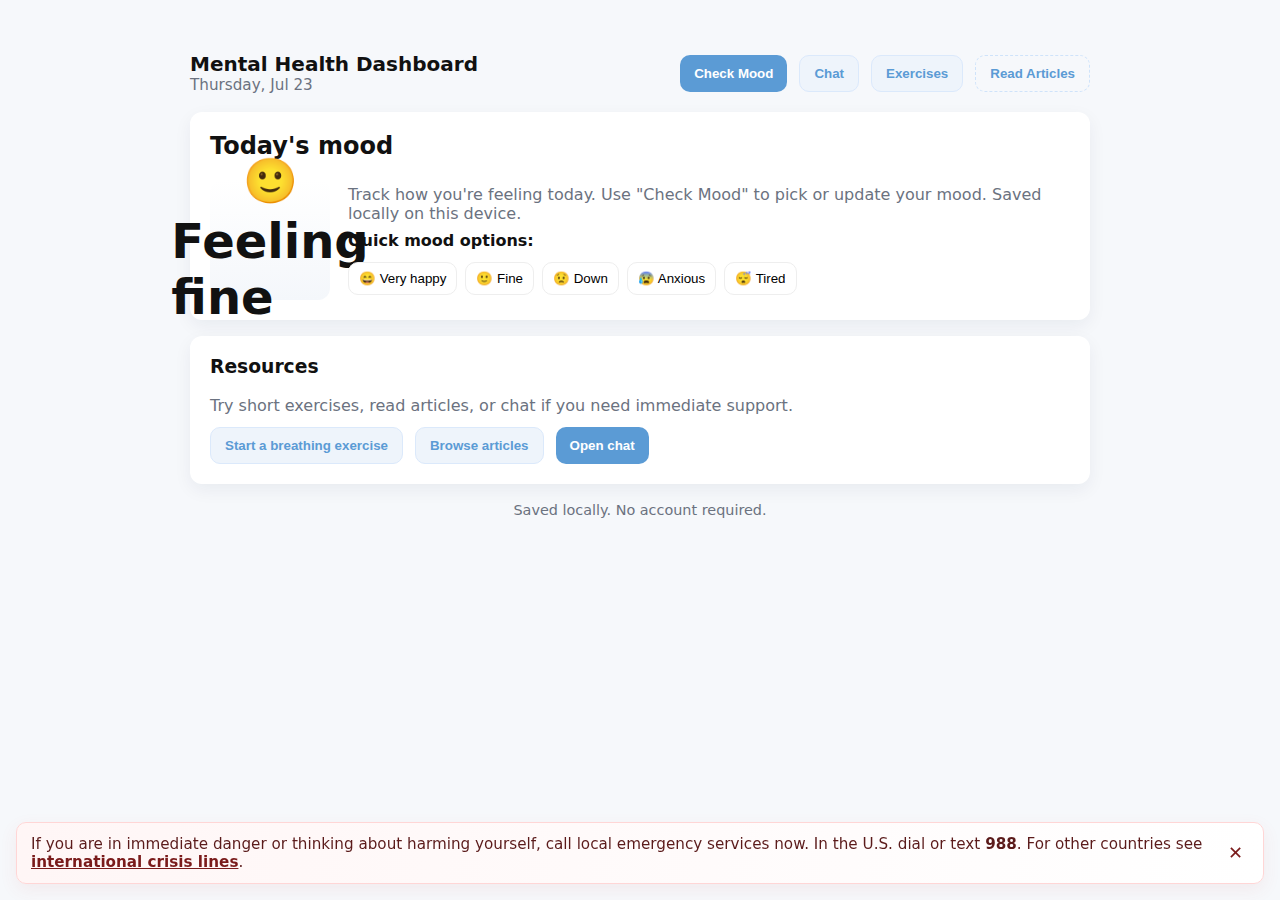
<file: dashboard.html>
<!doctype html>
<html lang="en">
<head>
  <meta charset="utf-8" />
  <meta name="viewport" content="width=device-width,initial-scale=1" />
  <title>Mental Health Dashboard</title>
  <style>
    :root{
      --bg:#f6f8fb; --card:#ffffff; --accent:#5b9bd5; --muted:#6b7280;
    }
    body{font-family:Inter,Segoe UI,Roboto,system-ui,Arial; margin:0; background:var(--bg); color:#111;}
    .container{max-width:900px;margin:32px auto;padding:20px;}
    header{display:flex;justify-content:space-between;align-items:center;margin-bottom:18px;}
    h1{font-size:1.25rem;margin:0;}
    .date{color:var(--muted); font-size:0.95rem;}
    .card{background:var(--card);border-radius:12px;padding:20px;box-shadow:0 6px 18px rgba(13,38,76,0.06);margin-bottom:16px;}
    .mood-row{display:flex;align-items:center;gap:18px;}
    .mood-display{font-size:48px;width:120px;height:120px;border-radius:12px;display:flex;align-items:center;justify-content:center;background:linear-gradient(180deg,#fff,#f4f7fb);flex-direction:column}
    .mood-label{font-weight:600;margin-top:6px}
    .actions{display:flex;gap:12px;flex-wrap:wrap;}
    .btn{background:var(--accent);color:#fff;padding:10px 14px;border-radius:10px;border:0;cursor:pointer;font-weight:600}
    .btn.secondary{background:#eef4fb;color:var(--accent);border:1px solid #dbe9fb}
    .btn.ghost{background:transparent;color:var(--accent);border:1px dashed #cfe3fa}
    .mood-options{display:flex;gap:8px;flex-wrap:wrap;margin-top:12px;}
    .mood-option{padding:8px 10px;border-radius:10px;background:#fff;border:1px solid #eee;cursor:pointer;display:flex;align-items:center;gap:8px}
    footer{margin-top:18px;color:var(--muted);font-size:0.9rem;text-align:center}
    /* modal */
    .modal-backdrop{position:fixed;inset:0;background:rgba(6,12,26,0.5);display:none;align-items:center;justify-content:center}
    .modal{background:#fff;padding:18px;border-radius:12px;max-width:460px;width:92%}
    .modal h2{margin:0 0 8px 0}
    .row{display:flex;gap:8px;flex-wrap:wrap;margin-top:8px}
    /* Crisis support footer */
    .crisis-footer{
      position:fixed;
      left:16px; right:16px; bottom:16px;
      background:linear-gradient(90deg,#fff6f6,#fff);
      border:1px solid #ffd6d6;
      color:#5b1b1b;
      padding:12px 14px;
      border-radius:10px;
      box-shadow:0 6px 18px rgba(200,80,80,0.08);
      display:flex;
      gap:12px;
      align-items:center;
      z-index:9999;
      font-size:0.95rem;
    }
    .crisis-footer a{ color:#7a1b1b; font-weight:600; text-decoration:underline; }
    .crisis-close{ margin-left:auto; background:transparent; border:0; font-size:18px; line-height:1; cursor:pointer; color:#7a1b1b; }
    @media (max-width:520px){ .crisis-footer{left:10px;right:10px;bottom:10px;font-size:0.9rem} }
  </style>
</head>
<body>
  <div class="container">
    <header>
      <div>
        <h1>Mental Health Dashboard</h1>
        <div class="date" id="todayDate"></div>
      </div>
      <div class="actions" role="navigation" aria-label="Quick actions">
        <button class="btn" id="btnCheckMood">Check Mood</button>
        <button class="btn secondary" id="btnChat">Chat</button>
        <button class="btn secondary" id="btnExercises">Exercises</button>
        <button class="btn ghost" id="btnArticles">Read Articles</button>
      </div>
    </header>

    <section class="card" aria-labelledby="mood-heading">
      <h2 id="mood-heading" style="margin-top:0">Today's mood</h2>
      <div class="mood-row">
        <div class="mood-display" id="moodDisplay" aria-live="polite" title="Today's saved mood">
          <div id="moodEmoji" style="font-size:44px">🙂</div>
          <div class="mood-label" id="moodText">Feeling fine</div>
        </div>
        <div style="flex:1">
          <p style="margin:0 0 8px 0; color:var(--muted)">
            Track how you're feeling today. Use "Check Mood" to pick or update your mood. Saved locally on this device.
          </p>

          <div style="margin-top:6px">
            <strong>Quick mood options:</strong>
            <div class="mood-options" id="quickOptions" aria-hidden="false">
              <button data-emoji="😄" data-text="Very happy" class="mood-option" aria-label="Very happy">😄 Very happy</button>
              <button data-emoji="🙂" data-text="Feeling fine" class="mood-option" aria-label="Feeling fine">🙂 Fine</button>
              <button data-emoji="😟" data-text="A bit down" class="mood-option" aria-label="A bit down">😟 Down</button>
              <button data-emoji="😰" data-text="Anxious" class="mood-option" aria-label="Anxious">😰 Anxious</button>
              <button data-emoji="😴" data-text="Tired" class="mood-option" aria-label="Tired">😴 Tired</button>
            </div>
          </div>
        </div>
      </div>
    </section>

    <section class="card" aria-label="Resources">
      <h3 style="margin-top:0">Resources</h3>
      <p style="color:var(--muted);margin:6px 0 12px 0">Try short exercises, read articles, or chat if you need immediate support.</p>
      <div class="actions">
        <button class="btn secondary" id="btnDoExercise">Start a breathing exercise</button>
        <button class="btn secondary" id="btnReadArticle">Browse articles</button>
        <button class="btn" id="btnStartChat">Open chat</button>
      </div>
    </section>

    <footer>
      Saved locally. No account required. <span id="savedMsg"></span>
    </footer>
  </div>

  <!-- Modal: Mood picker -->
  <div class="modal-backdrop" id="modalBackdrop" role="dialog" aria-modal="true" aria-hidden="true">
    <div class="modal" role="document">
      <h2>How are you feeling right now?</h2>
      <div class="row" id="modalOptions">
        <button data-emoji="😄" data-text="Very happy" class="mood-option">😄 Very happy</button>
        <button data-emoji="🙂" data-text="Feeling fine" class="mood-option">🙂 Fine</button>
        <button data-emoji="😟" data-text="A bit down" class="mood-option">😟 Down</button>
        <button data-emoji="😰" data-text="Anxious" class="mood-option">😰 Anxious</button>
        <button data-emoji="😴" data-text="Tired" class="mood-option">😴 Tired</button>
        <button data-emoji="😵" data-text="Overwhelmed" class="mood-option">😵 Overwhelmed</button>
      </div>
      <div style="margin-top:12px;text-align:right">
        <button class="btn secondary" id="closeModal">Cancel</button>
      </div>
    </div>
  </div>

  <!-- Crisis support footer -->
  <div class="crisis-footer" role="contentinfo" aria-live="polite">
    <div>
      If you are in immediate danger or thinking about harming yourself, call local emergency services now.
      In the U.S. dial or text <strong>988</strong>. For other countries see
      <a href="https://www.opencounseling.com/suicide-hotlines" target="_blank" rel="noopener">international crisis lines</a>.
    </div>
    <button id="crisisClose" class="crisis-close" aria-label="Dismiss crisis support">✕</button>
  </div>

  <script>
    // Utils
    const todayKey = (() => {
      const d = new Date();
      return 'mood_' + d.toISOString().slice(0,10); // key per day
    })();

    const formatDate = (d) => d.toLocaleDateString(undefined, {weekday:'long', month:'short', day:'numeric'});

    // DOM
    const todayDate = document.getElementById('todayDate');
    const moodEmoji = document.getElementById('moodEmoji');
    const moodText = document.getElementById('moodText');
    const savedMsg = document.getElementById('savedMsg');
    const backdrop = document.getElementById('modalBackdrop');

    todayDate.textContent = formatDate(new Date());

    function loadMood() {
      try {
        const raw = localStorage.getItem(todayKey);
        if (!raw) return;
        const data = JSON.parse(raw);
        setMoodDisplay(data.emoji, data.text, false);
        savedMsg.textContent = `Last saved: ${new Date(data.ts).toLocaleTimeString()}`;
      } catch(e) { console.warn('loadMood error', e); }
    }

    function saveMood(emoji, text) {
      const data = { emoji, text, ts: Date.now() };
      try {
        localStorage.setItem(todayKey, JSON.stringify(data));
        savedMsg.textContent = `Last saved: ${new Date(data.ts).toLocaleTimeString()}`;
      } catch(e) {
        console.warn('saveMood error', e);
      }
    }

    function setMoodDisplay(emoji, text, persist=true) {
      moodEmoji.textContent = emoji;
      moodText.textContent = text;
      if (persist) saveMood(emoji, text);
    }

    // Quick options handlers
    document.querySelectorAll('.mood-option').forEach(btn => {
      btn.addEventListener('click', (ev) => {
        const b = ev.currentTarget;
        const emoji = b.dataset.emoji;
        const text = b.dataset.text;
        setMoodDisplay(emoji, text, true);
        closeModal();
      });
    });

    // Buttons
    document.getElementById('btnCheckMood').addEventListener('click', openModal);
    document.getElementById('closeModal').addEventListener('click', closeModal);
    document.getElementById('btnChat').addEventListener('click', () => { window.location.href = 'chat.html'; });
    document.getElementById('btnStartChat').addEventListener('click', () => { window.location.href = 'chat.html'; });
    document.getElementById('btnExercises').addEventListener('click', () => { window.location.href = 'exercises.html'; });
    document.getElementById('btnDoExercise').addEventListener('click', startBreathingExercise);
    document.getElementById('btnArticles').addEventListener('click', () => { window.location.href = 'articles.html'; });
    document.getElementById('btnReadArticle').addEventListener('click', () => { window.location.href = 'articles.html'; });

    function openModal(){
      backdrop.style.display = 'flex';
      backdrop.setAttribute('aria-hidden','false');
    }
    function closeModal(){
      backdrop.style.display = 'none';
      backdrop.setAttribute('aria-hidden','true');
    }

    // Simple breathing exercise demo
    function startBreathingExercise(){
      const duration = 20; // seconds demo
      let seconds = duration;
      const prevText = moodText.textContent;
      const prevEmoji = moodEmoji.textContent;
      const interval = setInterval(() => {
        if (seconds <= 0){
          clearInterval(interval);
          setMoodDisplay(prevEmoji, prevText, false);
          alert('Exercise finished. Hope you feel a little better.');
          return;
        }
        moodEmoji.textContent = '🌬️';
        moodText.textContent = 'Breathing... ' + seconds + 's';
        seconds--;
      }, 1000);
    }

    // Initialize
    loadMood();

    // keyboard: Esc closes modal
    document.addEventListener('keydown', (e) => {
      if (e.key === 'Escape') closeModal();
    });

    // Crisis footer behavior (hide for 24h when dismissed)
    (function(){
      const KEY = 'mh_crisis_hidden_until';
      const el = document.querySelector('.crisis-footer');
      if (!el) return;
      const close = document.getElementById('crisisClose');
      const hiddenUntil = Number(localStorage.getItem(KEY) || 0);
      if (hiddenUntil > Date.now()) el.style.display = 'none';
      close.addEventListener('click', () => {
        el.style.display = 'none';
        localStorage.setItem(KEY, String(Date.now() + 24*60*60*1000));
      });
    })();
  </script>
</body>
</html>
</file>
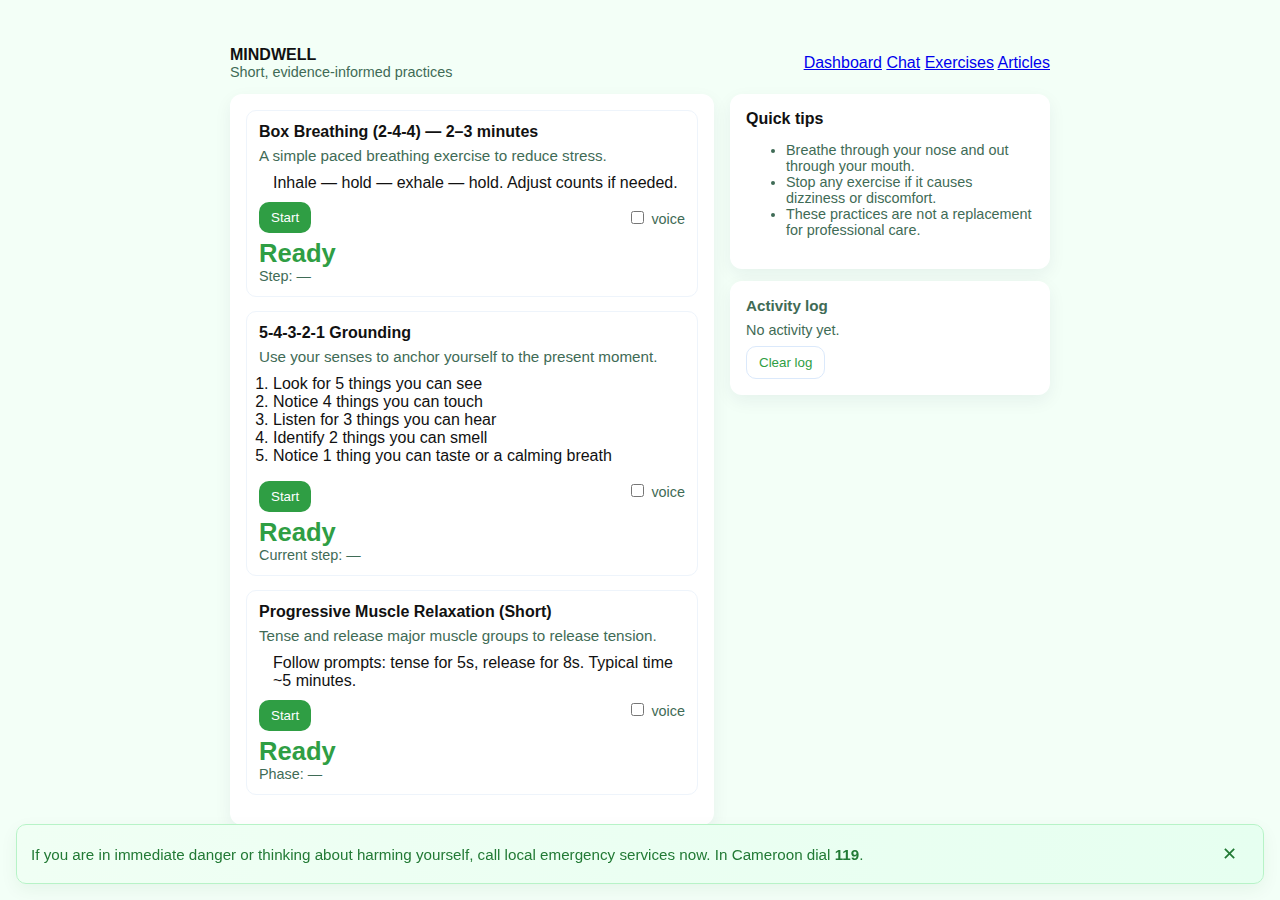
<file: exercises.html>
<!doctype html>
<html lang="en">
<head>
  <meta charset="utf-8" />
  <meta name="viewport" content="width=device-width,initial-scale=1" />
  <title>Guided Exercises — MINDWELL</title>
  <style>
    :root{--bg:#f3fff7;--card:#fff;--accent:#2f9e44;--accent-600:#227a35;--muted:#3f6b56}
    body{font-family:Inter,Segoe UI,Roboto,Arial;margin:0;background:var(--bg);color:#111}
    .container{max-width:820px;margin:28px auto;padding:18px}
    header{display:flex;justify-content:space-between;align-items:center}
    h1{font-size:1.1rem;margin:0}
    .grid{display:grid;grid-template-columns:1fr 320px;gap:16px;margin-top:14px}
    .card{background:var(--card);border-radius:12px;padding:16px;box-shadow:0 6px 18px rgba(13,38,76,0.06)}
    .exercise {margin-bottom:14px;padding:12px;border-radius:10px;border:1px solid #eef4fb}
    .title{font-weight:700;margin-bottom:6px}
    .controls{display:flex;gap:8px;flex-wrap:wrap;margin-top:10px}
    button{padding:8px 12px;border-radius:10px;border:0;background:var(--accent);color:#fff;cursor:pointer}
    button.ghost{background:transparent;color:var(--accent);border:1px solid #dbe9fb}
    .muted{color:var(--muted);font-size:0.95rem}
    .timer{font-size:1.6rem;font-weight:700;color:var(--accent);margin-top:6px}
    .steps{margin-top:10px;padding-left:14px}
    .small{font-size:0.9rem;color:var(--muted)}
    .rightcol{display:flex;flex-direction:column;gap:12px}
    .log{font-size:0.95rem;color:var(--muted)}
    @media (max-width:820px){ .grid{grid-template-columns:1fr} .rightcol{order:2} }

    /* Crisis support footer */
    .crisis-footer{position:fixed;left:16px;right:16px;bottom:16px;background:linear-gradient(90deg,#f0fff4,#e6fff0);border:1px solid #b7f3c7;color:var(--accent-600);padding:12px 14px;border-radius:10px;box-shadow:0 6px 18px rgba(15,80,40,0.06);display:flex;gap:12px;align-items:center;z-index:9999;font-size:0.95rem}
    .crisis-footer a{ color:var(--accent-600); font-weight:600; text-decoration:underline; }
    .crisis-close{ margin-left:auto; background:transparent; border:0; font-size:18px; line-height:1; cursor:pointer; color:var(--accent-600); }
    @media (max-width:520px){ .crisis-footer{left:10px;right:10px;bottom:10px;font-size:0.9rem} }
  </style>
</head>
<body>
  <div class="container">
    <header>
      <div>
        <a href="index.html" style="text-decoration:none;color:inherit"><strong>MINDWELL</strong></a>
        <div class="small">Short, evidence-informed practices</div>
      </div>
      <nav aria-label="Primary">
        <a class="ghost" href="dashboard.html">Dashboard</a>
        <a class="ghost" href="chat.html">Chat</a>
        <a class="ghost" href="exercises.html">Exercises</a>
        <a class="ghost" href="articles.html">Articles</a>
      </nav>
    </header>

    <div class="grid">
      <main class="card" aria-live="polite">
        <!-- Breathing -->
        <section class="exercise" id="breathing">
          <div class="title">Box Breathing (2-4-4) — 2–3 minutes</div>
          <div class="muted">A simple paced breathing exercise to reduce stress.</div>
          <div class="steps" id="breathSteps">
            <div>Inhale — hold — exhale — hold. Adjust counts if needed.</div>
          </div>

          <div class="controls" style="align-items:center">
            <button id="startBreath">Start</button>
            <button id="pauseBreath" class="ghost" style="display:none">Pause</button>
            <button id="stopBreath" class="ghost" style="display:none">Stop</button>
            <label class="small" style="margin-left:auto">
              <input type="checkbox" id="voiceBreath" /> voice
            </label>
          </div>

          <div class="timer" id="breathTimer" aria-live="polite">Ready</div>
          <div class="muted small">Step: <span id="breathPhase">—</span></div>
        </section>

        <!-- Grounding -->
        <section class="exercise" id="grounding">
          <div class="title">5-4-3-2-1 Grounding</div>
          <div class="muted">Use your senses to anchor yourself to the present moment.</div>
          <ol class="steps" id="groundSteps">
            <li>Look for 5 things you can see</li>
            <li>Notice 4 things you can touch</li>
            <li>Listen for 3 things you can hear</li>
            <li>Identify 2 things you can smell</li>
            <li>Notice 1 thing you can taste or a calming breath</li>
          </ol>

          <div class="controls">
            <button id="startGround">Start</button>
            <button id="nextGround" class="ghost" style="display:none">Next</button>
            <button id="stopGround" class="ghost" style="display:none">Stop</button>
            <label class="small" style="margin-left:auto">
              <input type="checkbox" id="voiceGround" /> voice
            </label>
          </div>

          <div class="timer" id="groundTimer">Ready</div>
          <div class="muted small">Current step: <span id="groundPhase">—</span></div>
        </section>

        <!-- Progressive muscle relaxation -->
        <section class="exercise" id="pmr">
          <div class="title">Progressive Muscle Relaxation (Short)</div>
          <div class="muted">Tense and release major muscle groups to release tension.</div>
          <div class="steps" id="pmrSteps">
            <div>Follow prompts: tense for 5s, release for 8s. Typical time ~5 minutes.</div>
          </div>

          <div class="controls">
            <button id="startPmr">Start</button>
            <button id="pausePmr" class="ghost" style="display:none">Pause</button>
            <button id="stopPmr" class="ghost" style="display:none">Stop</button>
            <label class="small" style="margin-left:auto">
              <input type="checkbox" id="voicePmr" /> voice
            </label>
          </div>

          <div class="timer" id="pmrTimer">Ready</div>
          <div class="muted small">Phase: <span id="pmrPhase">—</span></div>
        </section>
      </main>

      <aside class="rightcol">
        <div class="card">
          <div style="font-weight:700">Quick tips</div>
          <ul class="small muted">
            <li>Breathe through your nose and out through your mouth.</li>
            <li>Stop any exercise if it causes dizziness or discomfort.</li>
            <li>These practices are not a replacement for professional care.</li>
          </ul>
        </div>

        <div class="card log">
          <div style="font-weight:700">Activity log</div>
          <div id="logList" class="small muted" style="margin-top:8px">No activity yet.</div>
          <div style="margin-top:8px">
            <button id="clearLog" class="ghost">Clear log</button>
          </div>
        </div>
      </aside>
    </div>
  </div>

  <!-- Crisis support footer -->
  <div class="crisis-footer" role="contentinfo" aria-live="polite">
    <div>
      If you are in immediate danger or thinking about harming yourself, call local emergency services now.
      In Cameroon dial <strong>119</strong>.
    </div>
    <button id="crisisClose" class="crisis-close" aria-label="Dismiss crisis support">✕</button>
  </div>

  <script src="motiv.js" defer></script>
  <script>
    // Simple guided exercise engine. Uses localStorage for basic logging.
    const LOG_KEY = 'mh_ex_log';

    function pushLog(text) {
      try {
        const arr = JSON.parse(localStorage.getItem(LOG_KEY) || '[]');
        arr.unshift({ t: Date.now(), text });
        localStorage.setItem(LOG_KEY, JSON.stringify(arr.slice(0,50)));
        renderLog();
      } catch(e) { console.warn(e); }
    }
    function renderLog() {
      const el = document.getElementById('logList');
      const arr = JSON.parse(localStorage.getItem(LOG_KEY) || '[]');
      if (!arr.length) { el.textContent = 'No activity yet.'; return; }
      el.innerHTML = arr.map(i => `<div style="margin-bottom:6px"><strong>${new Date(i.t).toLocaleTimeString()}</strong> — ${i.text}</div>`).join('');
    }
    document.getElementById('clearLog').addEventListener('click', () => {
      if (!confirm('Clear activity log?')) return;
      localStorage.removeItem(LOG_KEY);
      renderLog();
    });
    renderLog();

    // small voice helper
    function speak(text){
      if (!('speechSynthesis' in window)) return;
      const u = new SpeechSynthesisUtterance(text);
      u.rate = 1;
      window.speechSynthesis.cancel();
      window.speechSynthesis.speak(u);
    }

    // --- Box breathing ---
    (function(){
      const start = document.getElementById('startBreath');
      const pause = document.getElementById('pauseBreath');
      const stop = document.getElementById('stopBreath');
      const timer = document.getElementById('breathTimer');
      const phase = document.getElementById('breathPhase');
      const voiceToggle = document.getElementById('voiceBreath');

      let interval = null;
      let seq = ['Inhale','Hold','Exhale','Hold'];
      let counts = [4,4,4,4]; // default counts
      let idx = 0;
      let sec = counts[0];

      function updateUI(){
        phase.textContent = seq[idx] + ' ('+sec+'s)';
        timer.textContent = `${seq[idx]} — ${sec}s`;
      }

      function step(){
        if (sec > 0) {
          if (voiceToggle.checked) speak(seq[idx]);
          updateUI();
          sec--;
        } else {
          idx = (idx + 1) % seq.length;
          sec = counts[idx];
          updateUI();
        }
      }

      start.addEventListener('click', () => {
        if (interval) return;
        idx = 0; sec = counts[0];
        interval = setInterval(step, 1000);
        updateUI();
        start.style.display = 'none'; pause.style.display = ''; stop.style.display = '';
        pushLog('Started box breathing');
      });
      pause.addEventListener('click', () => {
        if (!interval) return;
        clearInterval(interval); interval = null;
        pause.style.display = 'none'; start.style.display = ''; start.textContent = 'Resume';
        pushLog('Paused box breathing');
      });
      stop.addEventListener('click', () => {
        clearInterval(interval); interval = null;
        idx = 0; sec = counts[0];
        timer.textContent = 'Ready'; phase.textContent = '—';
        start.style.display = ''; pause.style.display = 'none'; stop.style.display = 'none';
        start.textContent = 'Start';
        pushLog('Stopped box breathing');
      });
    })();

    // --- Grounding 5-4-3-2-1 ---
    (function(){
      const start = document.getElementById('startGround');
      const next = document.getElementById('nextGround');
      const stop = document.getElementById('stopGround');
      const timer = document.getElementById('groundTimer');
      const phase = document.getElementById('groundPhase');
      const voiceToggle = document.getElementById('voiceGround');

      const steps = [
        {label: 'See 5 things', hint: 'Look around and name five things you can see.'},
        {label: 'Touch 4 things', hint: 'Notice textures: your clothing, a chair, a table.'},
        {label: 'Hear 3 things', hint: 'Listen for sounds near you.'},
        {label: 'Smell 2 things', hint: 'Find two smells, or take a deep breath.'},
        {label: 'Taste 1 thing', hint: 'Sip water or notice the taste in your mouth.'}
      ];
      let idx = -1;

      function showStep(i){
        const s = steps[i];
        phase.textContent = s.label;
        timer.textContent = s.hint;
        if (voiceToggle.checked) speak(s.label + '. ' + s.hint);
      }

      start.addEventListener('click', () => {
        idx = 0;
        showStep(idx);
        start.style.display = 'none'; next.style.display = ''; stop.style.display = '';
        pushLog('Started grounding 5-4-3-2-1');
      });
      next.addEventListener('click', () => {
        idx++;
        if (idx >= steps.length) {
          phase.textContent = 'Completed';
          timer.textContent = 'Well done.';
          pushLog('Completed grounding exercise');
          next.style.display = 'none';
          return;
        }
        showStep(idx);
      });
      stop.addEventListener('click', () => {
        idx = -1;
        phase.textContent = '—';
        timer.textContent = 'Ready';
        start.style.display = ''; next.style.display = 'none'; stop.style.display = 'none';
        pushLog('Stopped grounding exercise');
      });
    })();

    // --- Progressive Muscle Relaxation (short sequence) ---
    (function(){
      const start = document.getElementById('startPmr');
      const pause = document.getElementById('pausePmr');
      const stop = document.getElementById('stopPmr');
      const timer = document.getElementById('pmrTimer');
      const phase = document.getElementById('pmrPhase');
      const voiceToggle = document.getElementById('voicePmr');

      const sequence = [
        'Clench your fists', 'Release your hands',
        'Tighten your shoulders', 'Relax your shoulders',
        'Tense your stomach', 'Relax your stomach',
        'Tighten your thighs', 'Relax your thighs',
        'Tense your calves', 'Relax your calves'
      ];
      let idx = 0;
      let running = false;
      let currentTimeout = null;

      function currentDuration(i){
        return (i % 2 === 0) ? 5 : 8;
      }

      function playStep(){
        if (idx >= sequence.length){ running = false; phase.textContent = 'Completed'; timer.textContent = 'Done'; start.style.display=''; pause.style.display='none'; stop.style.display='none'; pushLog('Completed PMR'); return; }
        const txt = sequence[idx];
        let sec = currentDuration(idx);
        phase.textContent = txt;
        timer.textContent = `${txt} — ${sec}s`;
        if (voiceToggle.checked) speak(txt);
        running = true;

        currentTimeout = setInterval(()=>{
          sec--;
          timer.textContent = `${txt} — ${sec}s`;
          if (sec <= 0){
            clearInterval(currentTimeout);
            currentTimeout = null;
            idx++;
            setTimeout(playStep, 600);
          }
        },1000);
      }

      start.addEventListener('click', () => {
        if (running) return;
        idx = 0;
        start.style.display='none'; pause.style.display=''; stop.style.display='';
        pushLog('Started PMR');
        playStep();
      });

      pause.addEventListener('click', () => {
        if (currentTimeout) { clearInterval(currentTimeout); currentTimeout = null; }
        if (window.speechSynthesis) window.speechSynthesis.cancel();
        start.style.display=''; pause.style.display='none'; stop.style.display='';
        running = false;
        pushLog('Paused PMR');
      });

      stop.addEventListener('click', () => {
        if (currentTimeout) { clearInterval(currentTimeout); currentTimeout = null; }
        if (window.speechSynthesis) window.speechSynthesis.cancel();
        idx = 0;
        phase.textContent = '—'; timer.textContent = 'Ready';
        start.style.display=''; pause.style.display='none'; stop.style.display='none';
        running = false;
        pushLog('Stopped PMR');
      });
    })();

    // Accessibility: stop any speech when navigating away
    window.addEventListener('beforeunload', () => { if (window.speechSynthesis) window.speechSynthesis.cancel(); });

    // Crisis footer behavior
    (function(){
      const KEY = 'mh_crisis_hidden_until';
      const el = document.querySelector('.crisis-footer');
      if (!el) return;
      const close = document.getElementById('crisisClose');
      const hiddenUntil = Number(localStorage.getItem(KEY) || 0);
      if (hiddenUntil > Date.now()) { el.style.display = 'none'; }
      close.addEventListener('click', () => {
        el.style.display = 'none';
        localStorage.setItem(KEY, String(Date.now() + 24*60*60*1000));
      });
    })();
  </script>
</body>
</html>
</file>
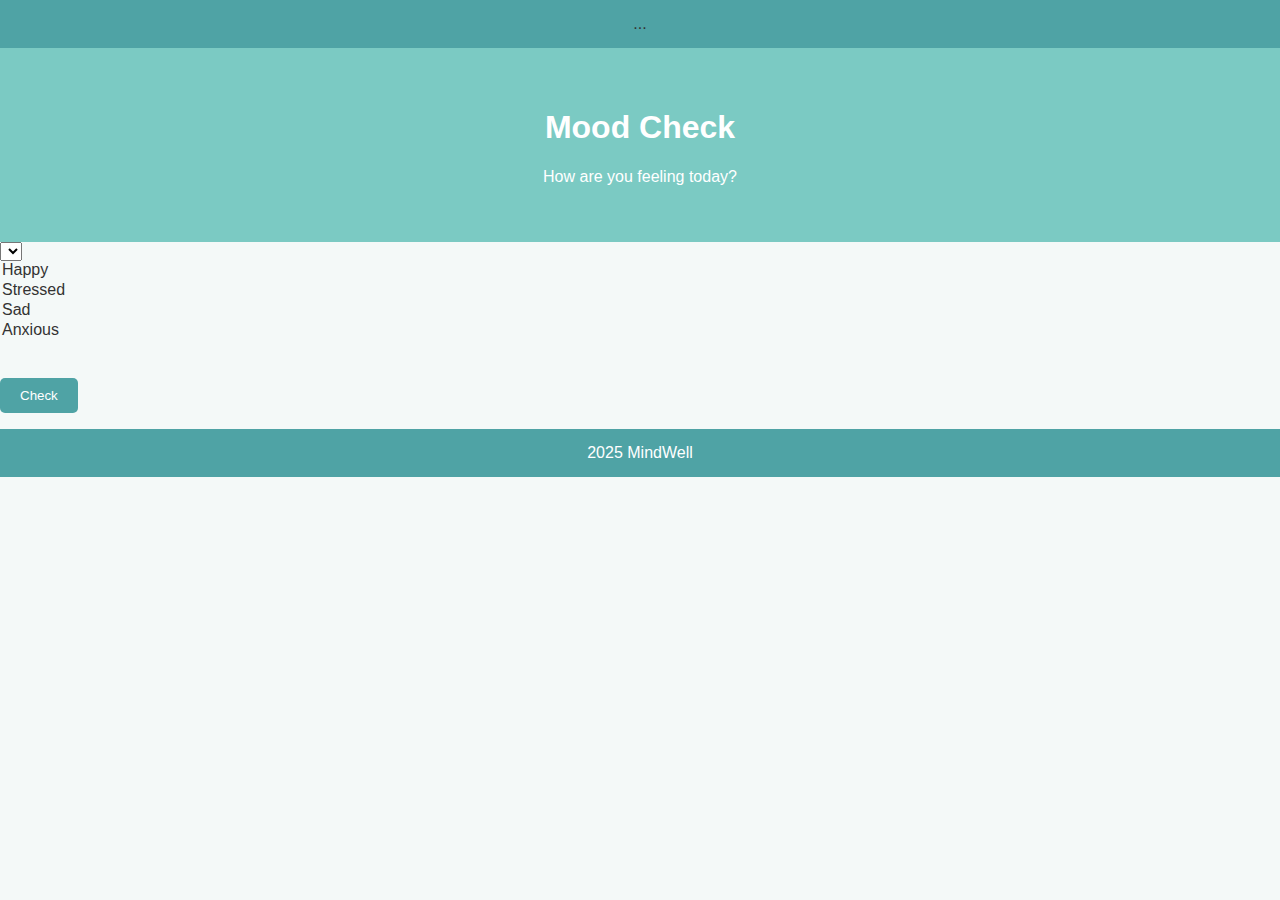
<file: MOOD.html>
<!DOCTYPE html>
<html>
    <head>
        <title>Mood Check| MindWell</title>
        <link rel="stylesheet" href="stop.css">
        <script src="script.js" defer></script>
    </head>
    <body>
        <nav>...</nav>
        <header>
            <h1>Mood Check</h1>
            <p>How are you feeling today?</p>
        </header>
        <sectect>
            <select id="=Mood>"
                <option value=""><Select your mood</option>
                    <option value="happy">Happy</option>
                    <option value="Stressed">Stressed</option>
                    <option value="sad">Sad</option>
                    <option value="anxious">Anxious</option>
                </sectect>
                <br><br>
                <button onclick="CheckMood()">Check</button>
                <p id="result"></p>
        </section>
        <footer>2025 MindWell</footer>
    </body>
</html>
</file>
<file: style.css>
body{
    margin: 0;
    font-family: Arial, Helvetica, sans-serif;
    background-color:rgb(230, 250, 238);
    color: aqua;
}
header{
    background-color: aquamarine;
    color: antiquewhite;
    text-align: center;
    padding: 40px 20px;
}
.about, .resources{
    padding: 30px;
    max-width:  800px;
    margin: auto;
}
h2{
    color: #3a8f7a;
}
footer{
    background-color: #3a8f7a;
    color:white;
    text-align: center;
    padding:15px;
    margin-top: 40px;
}
</file>
<file: stop.css>
body {
    margin: 0;
    font-family: Arial, Helvetica, sans-serif;
    background-color: #f4f9f8;
    color: #333;
}
nav {
    background-color: #4fa3a5;
    padding: 15px;
    text-align: center;
}
nav a {
    color: white;
    margin: 0 15px;
    text-decoration: none;
    font-weight: bold;
}
nav a:hover{
    text-decoration: underline;
}
header {
    text-align: center;
    padding: 40px;
    background-color: #7bcac3;
    color: white;
}
section {
    max-width: 900px;
    margin: auto;
    padding: 30px;
}
button{
    padding: 10px 20px;
    background-color: #4fa3a5;
    color: white;
    border: none;
    border-radius:  5px;
    cursor: pointer;
}
footer{
    background-color: #4fa3a5;
    color: white;
    text-align: center;
    padding: 15px;
}
</file>
